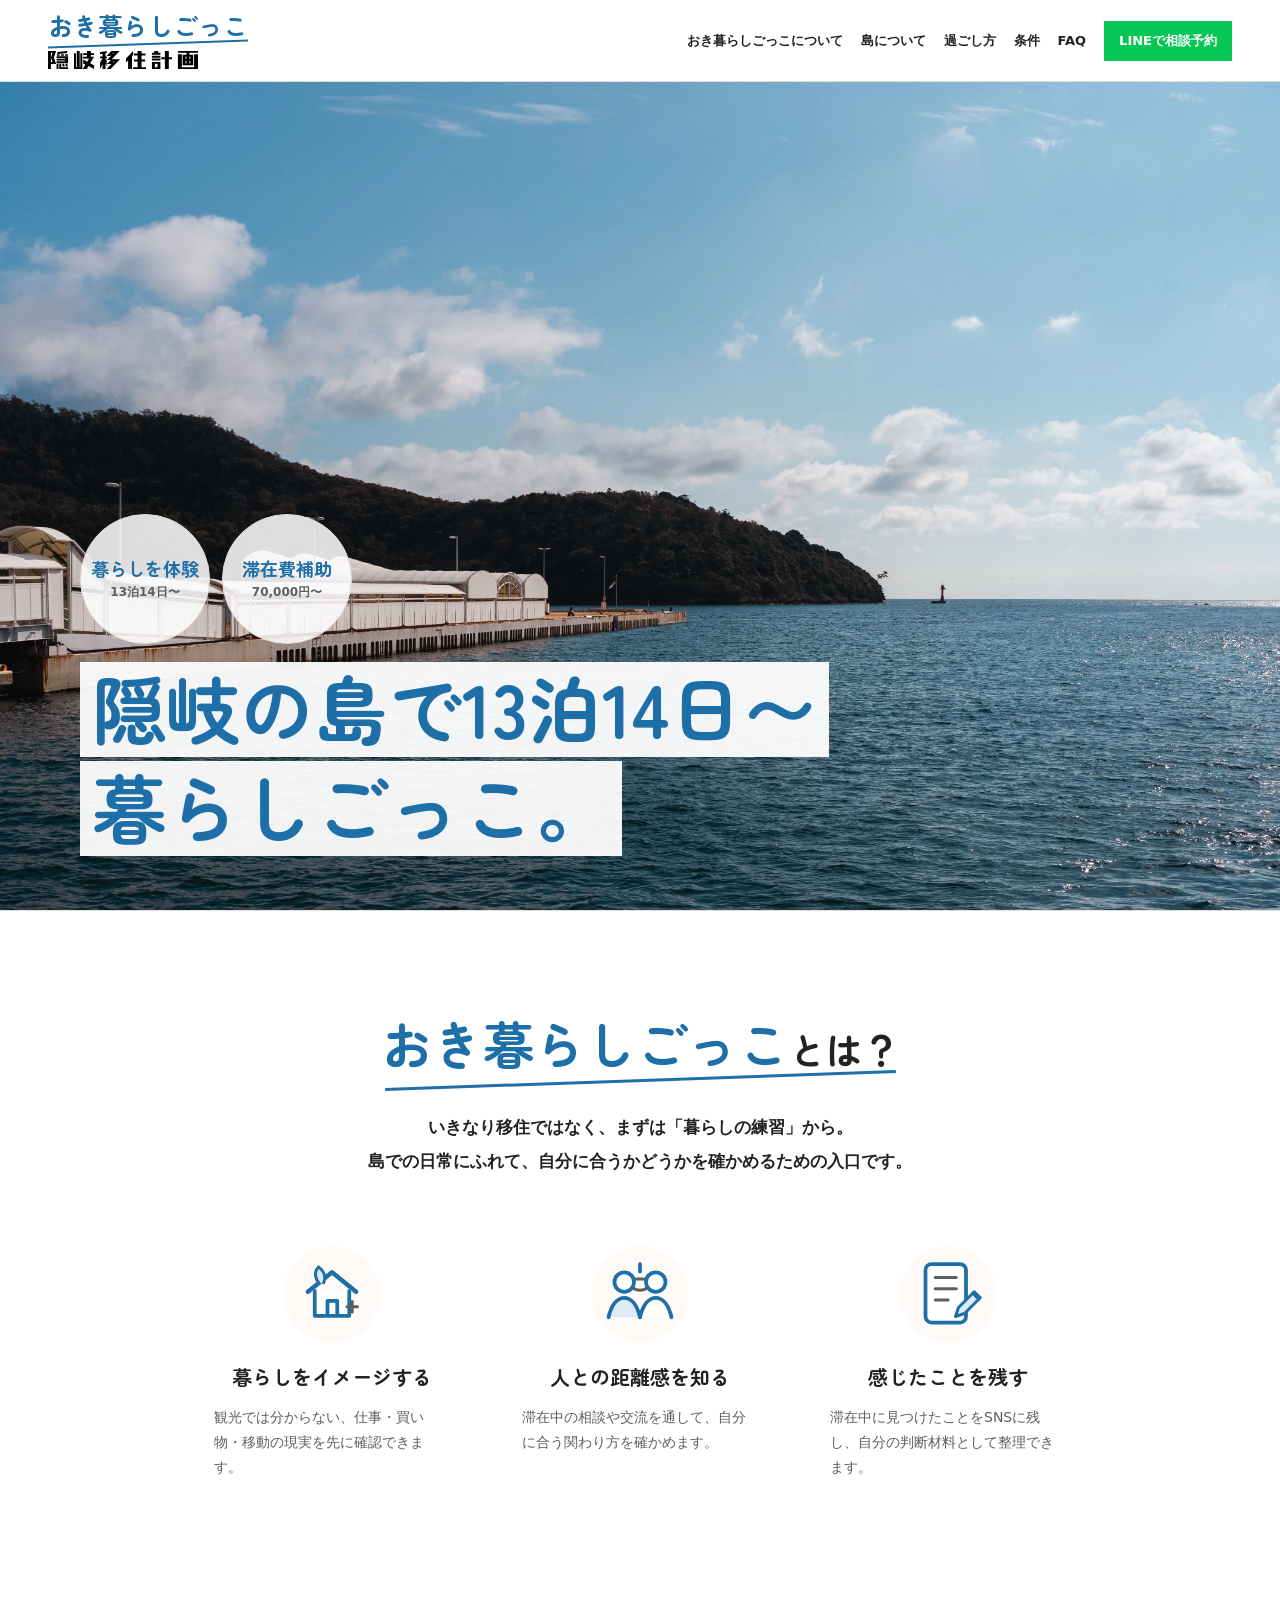
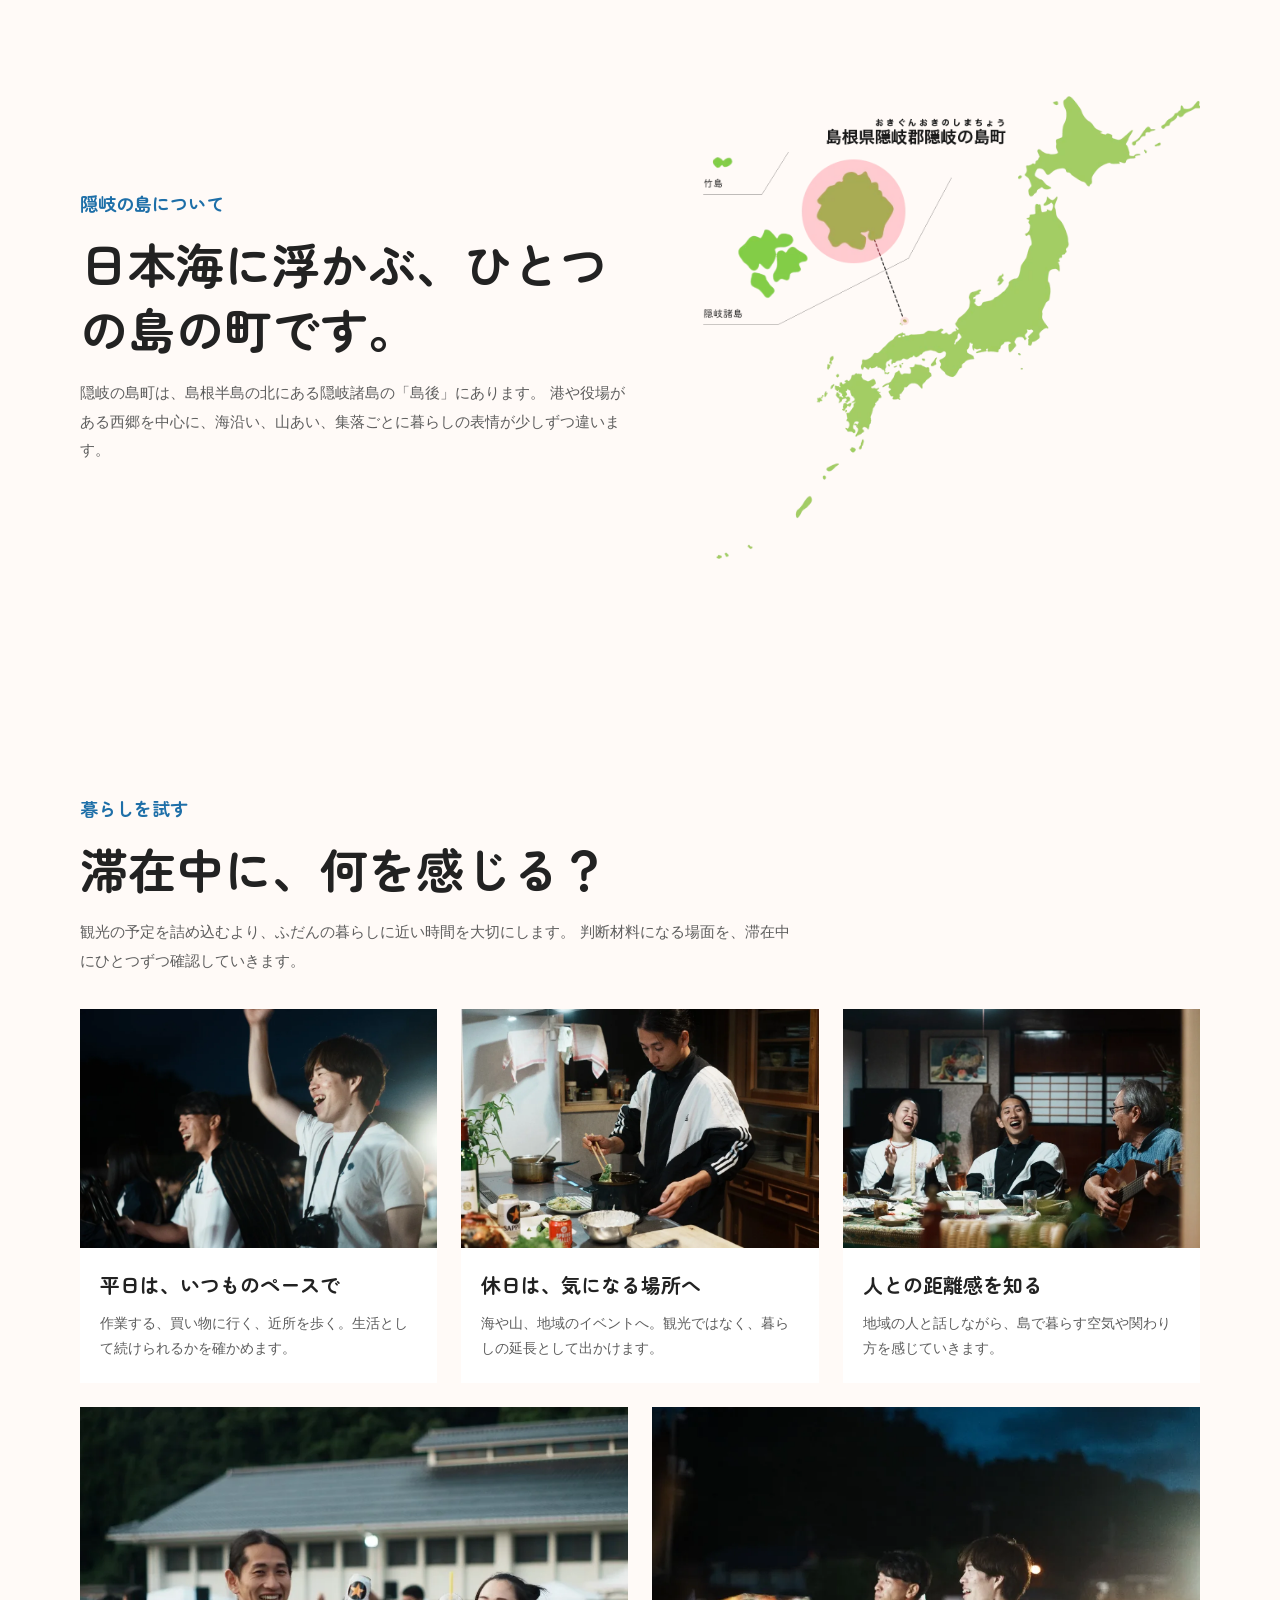
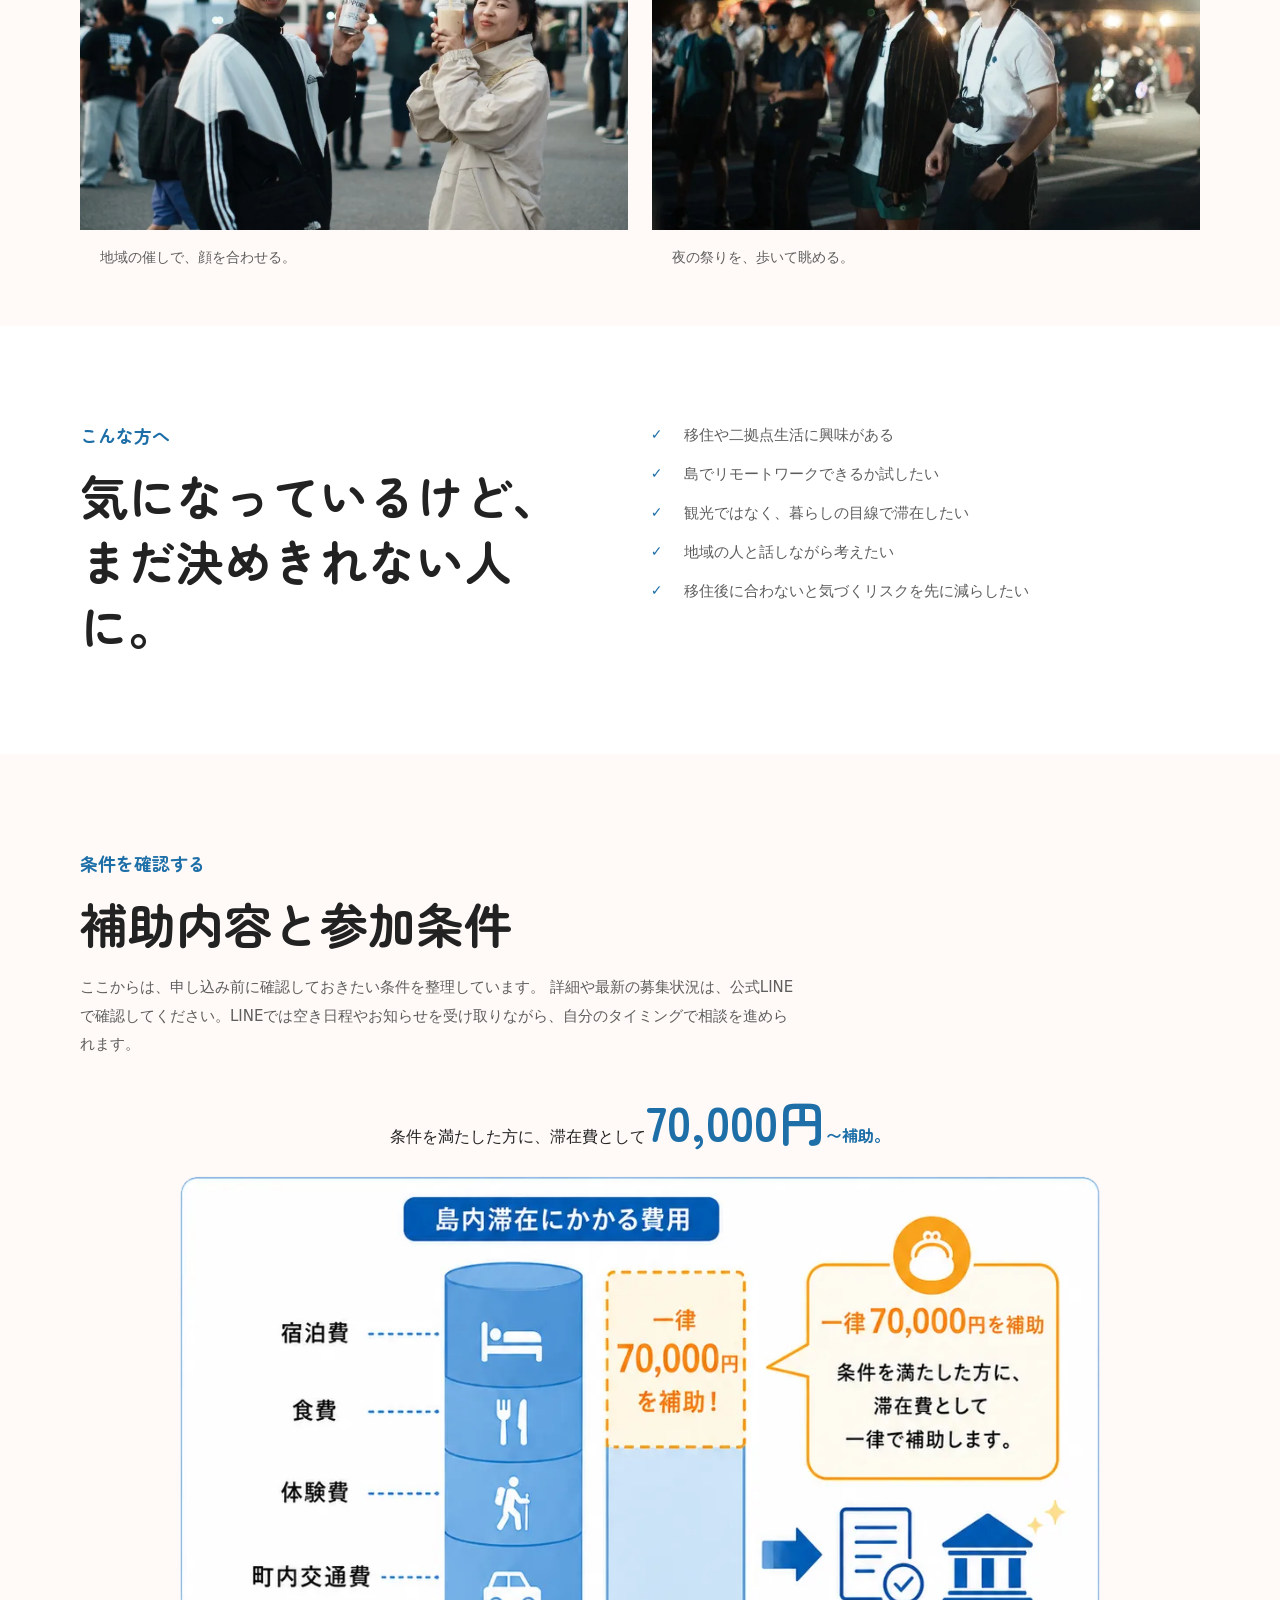
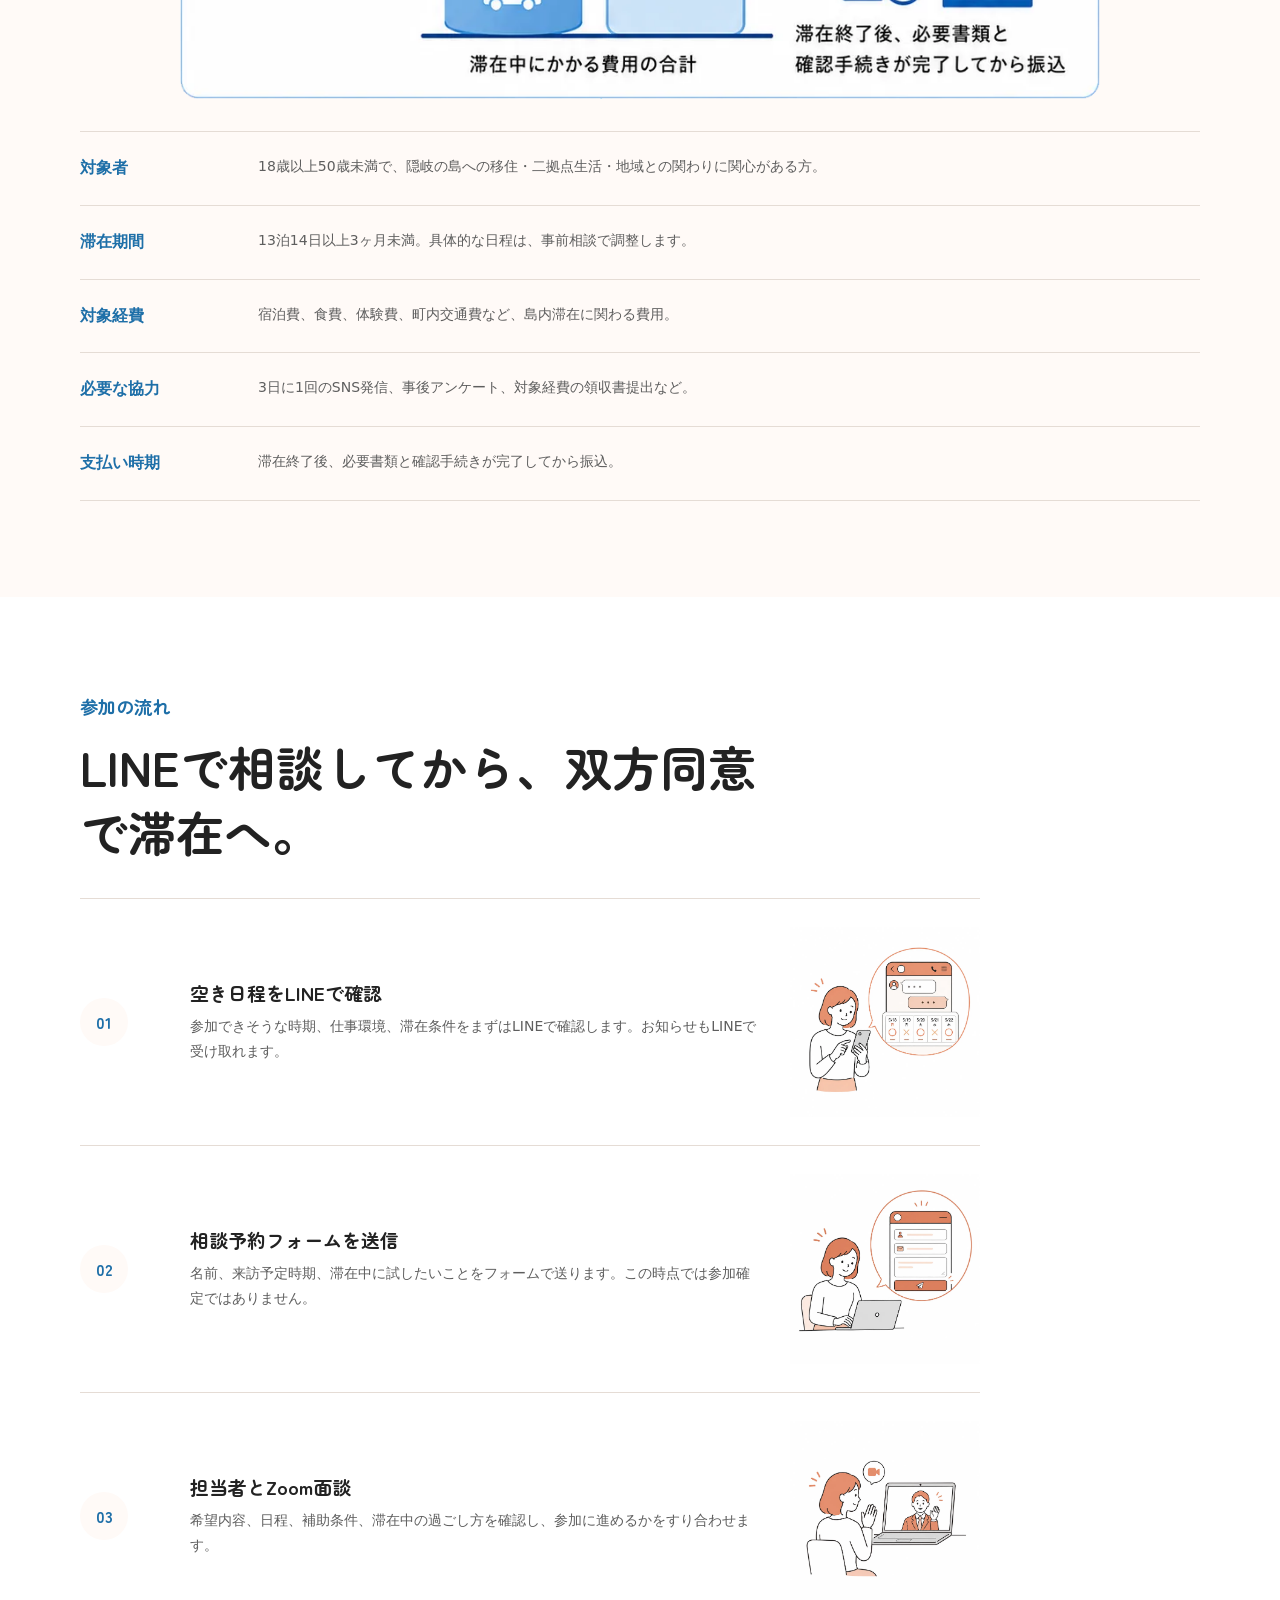
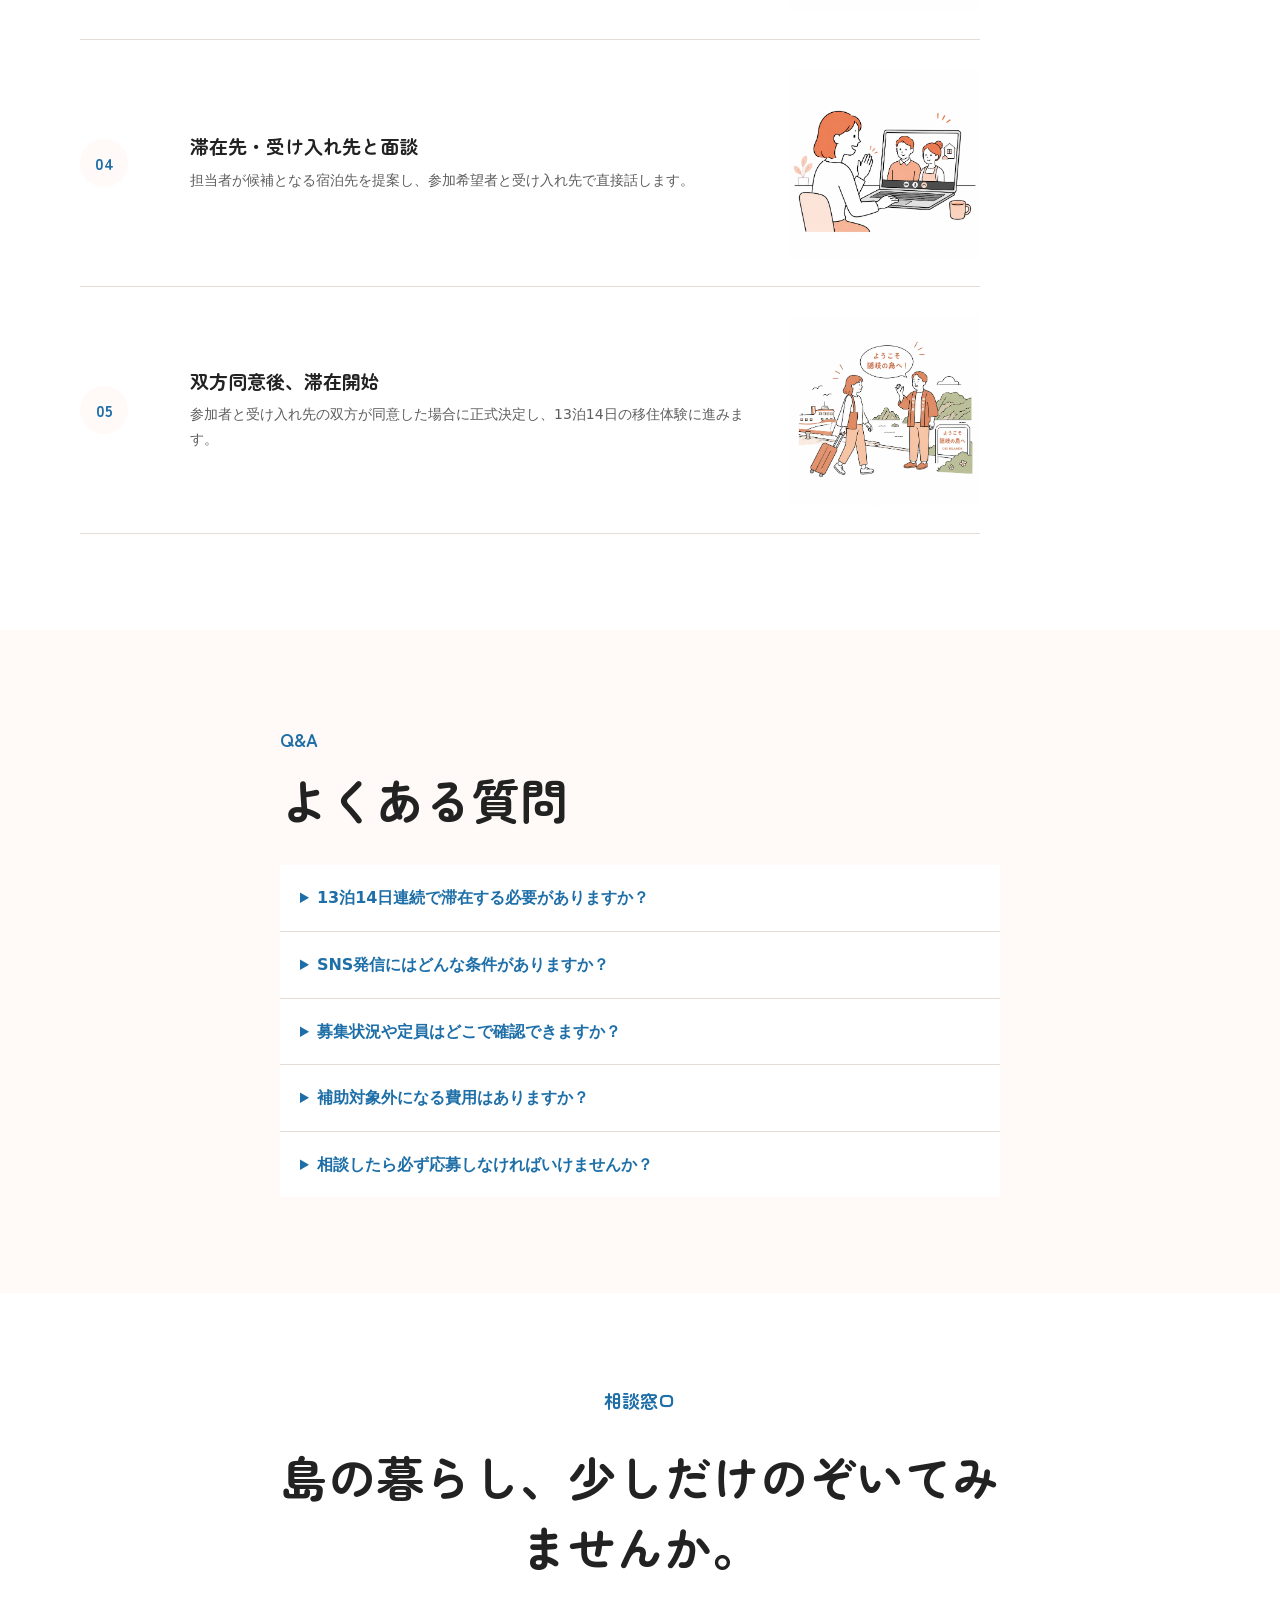
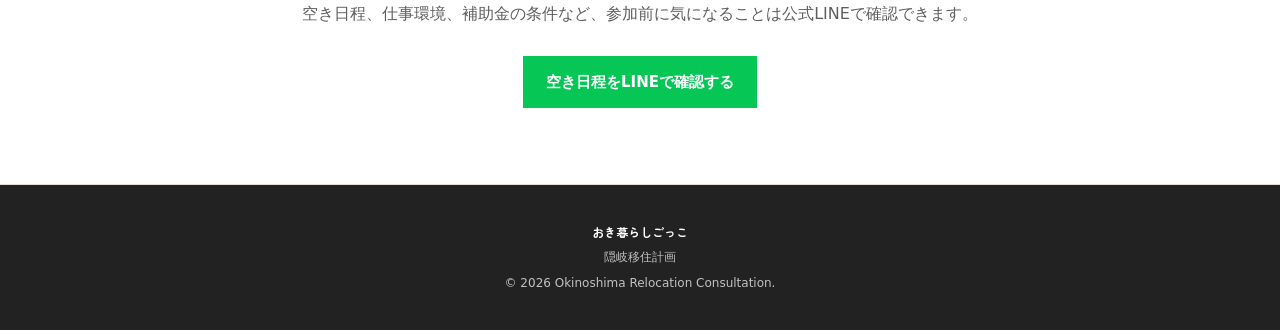
<file: index.html>
<!DOCTYPE html>
<html lang="ja">
  <head>
    <meta charset="UTF-8" />
    <meta name="viewport" content="width=device-width, initial-scale=1.0" />
    <!-- Google Analytics (gtag.js) — 隠岐移住計画と同じプロパティ。コンテンツグループでこのサイトだけ絞り込める -->
    <script async src="https://www.googletagmanager.com/gtag/js?id=G-LYN6HDWBFW"></script>
    <script>
      window.dataLayer = window.dataLayer || [];
      function gtag(){dataLayer.push(arguments);}
      gtag("js", new Date());
      gtag("set", "content_group", "おき暮らしごっこ");
      gtag("config", "G-LYN6HDWBFW", {
        content_group: "おき暮らしごっこ",
        cookie_prefix: "okigurashi"
      });
    </script>
    <meta
      name="description"
      content="隠岐の島で13泊14日の暮らしを試せる18歳以上50歳未満向けのお試し滞在プログラム。条件を満たす方に滞在費70,000円を補助。空き日程は公式LINEで確認できます。"
    />
    <meta name="robots" content="index,follow" />
    <meta name="theme-color" content="#1E6FA8" />
    <meta name="format-detection" content="telephone=no" />
    <title>隠岐の島で13泊14日のお試し滞在｜おき暮らしごっこ</title>
    <link rel="canonical" href="https://oki-ijukeikaku.net/ijutaiken/" />
    <meta property="og:title" content="隠岐の島で13泊14日のお試し滞在｜おき暮らしごっこ" />
    <meta
      property="og:description"
      content="18歳以上50歳未満向け。移住前に仕事環境・買い物・移動・人との距離感を試せる滞在プログラムです。条件を満たす方に滞在費70,000円を補助します。"
    />
    <meta property="og:type" content="website" />
    <meta property="og:url" content="./" />
    <meta property="og:site_name" content="おき暮らしごっこ" />
    <meta property="og:locale" content="ja_JP" />
    <meta property="og:image" content="images/ogp.webp" />
    <meta property="og:image:width" content="1200" />
    <meta property="og:image:height" content="630" />
    <meta property="og:image:alt" content="隠岐の島で暮らしを試す、おき暮らしごっこの参加者イメージ" />
    <meta name="twitter:card" content="summary_large_image" />
    <meta name="twitter:title" content="隠岐の島で13泊14日のお試し滞在｜おき暮らしごっこ" />
    <meta
      name="twitter:description"
      content="仕事環境・買い物・移動・人との距離感を、移住前に確かめるためのお試し滞在プログラムです。"
    />
    <meta name="twitter:image" content="images/ogp.webp" />
    <script type="application/ld+json">
      {
        "@context": "https://schema.org",
        "@type": "Service",
        "name": "おき暮らしごっこ",
        "description": "隠岐の島で13泊14日の暮らしを試せる移住体験プログラムです。仕事環境、買い物、移動、人との距離感を移住前に確認できます。",
        "provider": {
          "@type": "Organization",
          "name": "隠岐の島町"
        },
        "areaServed": {
          "@type": "AdministrativeArea",
          "name": "島根県隠岐郡隠岐の島町"
        },
        "audience": {
          "@type": "Audience",
          "audienceType": "移住・二拠点生活・地域との関わりに関心がある18歳以上50歳未満の方"
        },
        "offers": {
          "@type": "Offer",
          "description": "条件を満たした方に、滞在費として70,000円を補助します。"
        }
      }
    </script>
    <link rel="stylesheet" href="style.css" />
  </head>
  <body>
    <header class="site-header" aria-label="サイトヘッダー">
      <a class="site-logo" href="#top" aria-label="おき暮らしごっこ トップへ">
        <span class="site-logo__main">おき暮らしごっこ</span>
        <img class="site-logo__sub" src="images/logo.svg" alt="隠岐の島移住相談" />
      </a>
      <nav class="site-nav" aria-label="主要ナビゲーション">
        <a href="#about">おき暮らしごっこについて</a>
        <a href="#island">島について</a>
        <a href="#stay">過ごし方</a>
        <!-- <a href="#hosts">受け入れ先</a> -->
        <a href="#conditions">条件</a>
        <a href="#faq">FAQ</a>
      </nav>
      <a class="header-cta" href="https://lin.ee/7vChX4L">LINEで相談予約</a>
    </header>

    <main id="top">
      <section class="hero" aria-labelledby="hero-title">
        <div class="hero__media" aria-hidden="true">
          <img src="images/hero-sea.webp" alt="" />
          </div>
          <div class="container hero__inner">
            <div class="hero__copy">
              <ul class="hero__badges" aria-label="プログラムの主な条件">
                <li><strong>暮らしを体験</strong><span>13泊14日〜</span></li>
                <li><strong>滞在費補助</strong><span>70,000円〜</span></li>
              </ul>
              <h1 id="hero-title">
                <span>隠岐の島で13泊14日〜</span>
                <span>暮らしごっこ。</span>
              </h1>
              <!-- <p class="hero__lead">
                移住後に後悔しないために、仕事環境・買い物・移動・人との距離感を先に確かめるお試し滞在です。
              </p> -->
              <!-- <p class="hero__note">LINEでは空き日程や募集状況のお知らせも受け取れます。追加時点で参加確定にはなりません。</p> -->
            </div>
        </div>
      </section>

      <section id="about" class="intro section">
        <div class="container intro__inner">
          <p class="brand-word"><span>おき暮らしごっこ</span><small>とは？</small></p>
          <p class="intro__text">
            <span>いきなり移住ではなく、まずは「暮らしの練習」から。</span>
            <span>島での日常にふれて、自分に合うかどうかを確かめるための入口です。</span>
          </p>
          <div class="features" aria-label="プログラムの特徴">
            <article class="feature">
              <span class="feature__icon" aria-hidden="true">
                <img src="images/icon-life.svg" alt="" />
              </span>
              <h2>暮らしをイメージする</h2>
              <p>観光では分からない、仕事・買い物・移動の現実を先に確認できます。</p>
            </article>
            <article class="feature">
              <span class="feature__icon" aria-hidden="true">
                <img src="images/icon-people.svg" alt="" />
              </span>
              <h2>人との距離感を知る</h2>
              <p>滞在中の相談や交流を通して、自分に合う関わり方を確かめます。</p>
            </article>
            <article class="feature">
              <span class="feature__icon" aria-hidden="true">
                <img src="images/icon-note.svg" alt="" />
              </span>
              <h2>感じたことを残す</h2>
              <p>滞在中に見つけたことをSNSに残し、自分の判断材料として整理できます。</p>
            </article>
          </div>
        </div>
      </section>

      <section id="island" class="section section--soft">
        <div class="container island-layout">
          <div class="island-copy">
            <p class="section-label">隠岐の島について</p>
            <h2 class="section-title">日本海に浮かぶ、ひとつの島の町です。</h2>
            <p class="section-lead">
              隠岐の島町は、島根半島の北にある隠岐諸島の「島後」にあります。
              港や役場がある西郷を中心に、海沿い、山あい、集落ごとに暮らしの表情が少しずつ違います。
            </p>
          </div>

          <div class="map-panel">
            <img
              src="images/okinoshima-location.webp"
              alt="日本地図上で島根県隠岐郡隠岐の島町の位置を拡大して示した地図"
              width="604"
              height="562"
              loading="lazy"
            />
          </div>
        </div>

        <!-- <div class="container">
          <dl class="area-list" aria-label="隠岐の島の地域紹介">
            <div>
              <dt>西郷</dt>
              <dd>港や役場、買い物先が集まる中心部。到着後の動き方をつかみやすいエリアです。</dd>
            </div>
            <div>
              <dt>布施</dt>
              <dd>東側の海や集落に近いエリア。自然との距離が近く、静かな時間を感じられます。</dd>
            </div>
            <div>
              <dt>五箇</dt>
              <dd>島の北西側に広がるエリア。海、山、文化が近く、島らしい風景に出会えます。</dd>
            </div>
            <div>
              <dt>都万</dt>
              <dd>西側の海沿いに暮らしが広がるエリア。日常の移動や海辺の時間を体験できます。</dd>
            </div>
            <div>
              <dt>中村</dt>
              <dd>北側の集落エリア。西郷から少し足をのばして、別の暮らしの表情を知る場所です。</dd>
            </div>
          </dl>
        </div> -->
      </section>

      <section id="stay" class="section section--soft">
        <div class="container">
          <div class="section-heading">
            <p class="section-label">暮らしを試す</p>
            <h2 class="section-title">滞在中に、何を感じる？</h2>
            <p class="section-lead">
              観光の予定を詰め込むより、ふだんの暮らしに近い時間を大切にします。
              判断材料になる場面を、滞在中にひとつずつ確認していきます。
            </p>
          </div>

          <div class="life-grid">
            <article class="life-card">
              <div class="photo-slot">
                <img src="images/life-weekday.webp" alt="夜の祭りの会場で、笑いながら腕を上げている人たち" loading="lazy" decoding="async">
              </div>
              <h3>平日は、いつものペースで</h3>
              <p>作業する、買い物に行く、近所を歩く。生活として続けられるかを確かめます。</p>
            </article>
            <article class="life-card">
              <div class="photo-slot">
                <img src="images/life-holiday.webp" alt="台所で鍋を使って料理をしている人" loading="lazy" decoding="async">
              </div>
              <h3>休日は、気になる場所へ</h3>
              <p>海や山、地域のイベントへ。観光ではなく、暮らしの延長として出かけます。</p>
            </article>
            <article class="life-card">
              <div class="photo-slot">
                <img src="images/life-people.webp" alt="食卓を囲み、ギターに合わせて笑い合っている人たち" loading="lazy" decoding="async">
              </div>
              <h3>人との距離感を知る</h3>
              <p>地域の人と話しながら、島で暮らす空気や関わり方を感じていきます。</p>
            </article>
          </div>

          <div class="life-extra">
            <figure>
              <img src="images/life-gathering.webp" alt="地域の催しで、飲み物を手に笑っている人たち" loading="lazy" decoding="async">
              <figcaption>地域の催しで、顔を合わせる。</figcaption>
            </figure>
            <figure>
              <img src="images/life-festival.webp" alt="夜の祭りを歩きながら笑い合っている人たち" loading="lazy" decoding="async">
              <figcaption>夜の祭りを、歩いて眺める。</figcaption>
            </figure>
          </div>
        </div>
      </section>

      <section class="section">
        <div class="container split">
          <div>
            <p class="section-label">こんな方へ</p>
            <h2 class="section-title">気になっているけど、まだ決めきれない人に。</h2>
          </div>
          <ul class="check-list">
            <li>移住や二拠点生活に興味がある</li>
            <li>島でリモートワークできるか試したい</li>
            <li>観光ではなく、暮らしの目線で滞在したい</li>
            <li>地域の人と話しながら考えたい</li>
            <li>移住後に合わないと気づくリスクを先に減らしたい</li>
          </ul>
        </div>
      </section>

      <!-- <section id="hosts" class="section section--soft">
        <div class="container">
          <div class="section-heading">
            <p class="section-label">受け入れ先</p>
            <h2 class="section-title">島での滞在を支えてくれる場所</h2>
            <p class="section-lead">
              滞在先や地域との接点は、参加前の相談で調整します。まずは、受け入れ先の候補を見ながら滞在のイメージをふくらませてください。
            </p>
          </div>

          <ul class="host-list" aria-label="移住受け入れ先一覧">
            <li>
              <figure class="host-card__photo">
                <img src="images/host1.webp" alt="くすぶるハウスの外観" />
              </figure>
              <div class="host-card__body">
                <div class="host-card__head">
                  <span>01</span>
                  <strong>くすぶるハウス</strong>
                </div>
                <p>肩の力を抜いて、まずは島での普段の時間を過ごしてみてください。</p>
              </div>
            </li>
            <li>
              <figure class="host-card__photo">
                <span>宿の写真</span>
              </figure>
              <div class="host-card__body">
                <div class="host-card__head">
                  <span>02</span>
                  <strong>ゲストハウス碧</strong>
                </div>
                <p>海の近くで、仕事の合間に外へ出るような暮らしを試してもらえたら。</p>
              </div>
            </li>
            <li>
              <figure class="host-card__photo">
                <span>宿の写真</span>
              </figure>
              <div class="host-card__body">
                <div class="host-card__head">
                  <span>03</span>
                  <strong>齋藤さんエアビ</strong>
                </div>
                <p>分からないことはその場で聞きながら、生活目線で島を見てください。</p>
              </div>
            </li>
            <li>
              <figure class="host-card__photo">
                <span>宿の写真</span>
              </figure>
              <div class="host-card__body">
                <div class="host-card__head">
                  <span>04</span>
                  <strong>油井民泊</strong>
                </div>
                <p>静かな集落で、買い物や移動の感覚も含めて確かめてみてください。</p>
              </div>
            </li>
            <li>
              <figure class="host-card__photo">
                <span>宿の写真</span>
              </figure>
              <div class="host-card__body">
                <div class="host-card__head">
                  <span>05</span>
                  <strong>きーちゃん</strong>
                </div>
                <p>島の人と話しながら、自分に合う距離感を見つけてもらえたら嬉しいです。</p>
              </div>
            </li>
          </ul>
           <div class="host-note">
            <p>※滞在先候補は順次追加していく予定です</p>
        </div>
      </section> -->

      <section id="conditions" class="section section--soft">
        <div class="container">
          <div class="section-heading">
            <p class="section-label">条件を確認する</p>
            <h2 class="section-title">補助内容と参加条件</h2>
            <p class="section-lead">
              ここからは、申し込み前に確認しておきたい条件を整理しています。
              詳細や最新の募集状況は、公式LINEで確認してください。LINEでは空き日程やお知らせを受け取りながら、自分のタイミングで相談を進められます。
            </p>
          </div>

          <p class="subsidy-highlight">
            条件を満たした方に、滞在費として<span class="subsidy-highlight__amount">70,000円</span><span class="subsidy-highlight__suffix">〜補助。</span>
          </p>

          <figure class="subsidy-visual">
            <img
              src="images/subsidy-infographic.webp"
              alt="島内滞在にかかる費用（宿泊費・食費・体験費・町内交通費）の内訳と、条件を満たした方への一律70,000円の滞在費補助、滞在終了後の振込手続きの流れ"
              width="1024"
              height="582"
              loading="lazy"
            />
          </figure>

          <div class="condition-layout">
            <dl class="info-list">
              <div>
                <dt>対象者</dt>
                <dd>18歳以上50歳未満で、隠岐の島への移住・二拠点生活・地域との関わりに関心がある方。</dd>
              </div>
              <div>
                <dt>滞在期間</dt>
                <dd>13泊14日以上3ヶ月未満。具体的な日程は、事前相談で調整します。</dd>
              </div>
              <div>
                <dt>対象経費</dt>
                <dd>宿泊費、食費、体験費、町内交通費など、島内滞在に関わる費用。</dd>
              </div>
              <div>
                <dt>必要な協力</dt>
                <dd>3日に1回のSNS発信、事後アンケート、対象経費の領収書提出など。</dd>
              </div>
              <div>
                <dt>支払い時期</dt>
                <dd>滞在終了後、必要書類と確認手続きが完了してから振込。</dd>
              </div>
            </dl>
          </div>
        </div>
      </section>

      <section class="section">
        <div class="container">
          <div class="section-heading">
            <p class="section-label">参加の流れ</p>
            <h2 class="section-title">LINEで相談してから、双方同意で滞在へ。</h2>
          </div>

          <ol class="flow">
            <li>
              <span>01</span>
              <div class="flow__text">
                <h3>空き日程をLINEで確認</h3>
                <p>参加できそうな時期、仕事環境、滞在条件をまずはLINEで確認します。お知らせもLINEで受け取れます。</p>
              </div>
              <figure class="flow__image">
                <img src="images/step2.webp" alt="スマートフォンでLINEの日程を確認しているイラスト" loading="lazy" decoding="async">
              </figure>
            </li>
            <li>
              <span>02</span>
              <div class="flow__text">
                <h3>相談予約フォームを送信</h3>
                <p>名前、来訪予定時期、滞在中に試したいことをフォームで送ります。この時点では参加確定ではありません。</p>
              </div>
              <figure class="flow__image">
                <img src="images/step1.webp" alt="相談予約フォームを入力して送信しているイラスト" loading="lazy" decoding="async">
              </figure>
            </li>
            <li>
              <span>03</span>
              <div class="flow__text">
                <h3>担当者とZoom面談</h3>
                <p>希望内容、日程、補助条件、滞在中の過ごし方を確認し、参加に進めるかをすり合わせます。</p>
              </div>
              <figure class="flow__image">
                <img src="images/step3.webp" alt="担当者とオンライン面談をしているイラスト" loading="lazy" decoding="async">
              </figure>
            </li>
            <li>
              <span>04</span>
              <div class="flow__text">
                <h3>滞在先・受け入れ先と面談</h3>
                <p>担当者が候補となる宿泊先を提案し、参加希望者と受け入れ先で直接話します。</p>
              </div>
              <figure class="flow__image">
                <img src="images/step4.webp" alt="滞在先の受け入れ先とオンラインで面談しているイラスト" loading="lazy" decoding="async">
              </figure>
            </li>
            <li>
              <span>05</span>
              <div class="flow__text">
                <h3>双方同意後、滞在開始</h3>
                <p>参加者と受け入れ先の双方が同意した場合に正式決定し、13泊14日の移住体験に進みます。</p>
              </div>
              <figure class="flow__image">
                <img src="images/step5.webp" alt="隠岐の島に到着して受け入れ先に迎えられているイラスト" loading="lazy" decoding="async">
              </figure>
            </li>
          </ol>
        </div>
      </section>

      <section id="faq" class="section section--soft">
        <div class="container narrow">
          <div class="section-heading">
            <p class="section-label">Q&amp;A</p>
            <h2 class="section-title">よくある質問</h2>
          </div>

          <div class="faq-list">
            <details>
              <summary>13泊14日連続で滞在する必要がありますか？</summary>
              <p>原則として13泊14日の滞在を想定しています。日程や移動の都合は、LINE相談や面談で確認してください。</p>
            </details>
            <details>
              <summary>SNS発信にはどんな条件がありますか？</summary>
              <p>滞在中の体験を、InstagramやXなどで3日に1回以上発信していただく想定です。指定ハッシュタグなどの詳細は参加前に共有します。</p>
            </details>
            <details>
              <summary>募集状況や定員はどこで確認できますか？</summary>
              <p>最新の募集状況、定員、日程調整の可否は公式LINEで確認してください。相談時点で参加が確定するものではありません。</p>
            </details>
            <details>
              <summary>補助対象外になる費用はありますか？</summary>
              <p>対象経費の考え方は事前相談で確認します。領収書がない費用や、島内滞在との関係を確認できない費用は対象外となる場合があります。<br>※例：お酒やタバコなどの嗜好品、滞在中に消費できないもの（釣り竿など）</p>
            </details>
            <details>
              <summary>相談したら必ず応募しなければいけませんか？</summary>
              <p>いいえ。まずは条件や日程を確認するだけでも大丈夫です。参加できるか迷っている段階でご相談ください。</p>
            </details>
          </div>
        </div>
      </section>

      <section class="bottom-cta">
        <div class="container narrow">
          <p class="section-label">相談窓口</p>
          <h2>島の暮らし、少しだけのぞいてみませんか。</h2>
          <p>
            空き日程、仕事環境、補助金の条件など、参加前に気になることは公式LINEで確認できます。
          </p>
          <a class="button button--line" href="https://lin.ee/7vChX4L">空き日程をLINEで確認する</a>
        </div>
      </section>
    </main>

    <footer class="site-footer">
      <p class="site-footer__name">おき暮らしごっこ</p>
      <p>隠岐移住計画</p>
      <p>© 2026 Okinoshima Relocation Consultation.</p>
    </footer>

    <div class="mobile-sticky" aria-label="スマートフォン固定CTA">
      <a class="button button--line" href="https://lin.ee/7vChX4L">空き日程をLINEで確認する</a>
    </div>
    <script>
      (() => {
        const stickyCta = document.querySelector(".mobile-sticky");
        if (!stickyCta) return;

        const toggleStickyCta = () => {
          stickyCta.classList.toggle("is-visible", window.scrollY > 320);
        };

        toggleStickyCta();
        window.addEventListener("scroll", toggleStickyCta, { passive: true });
      })();
    </script>
  </body>
</html>
</file>
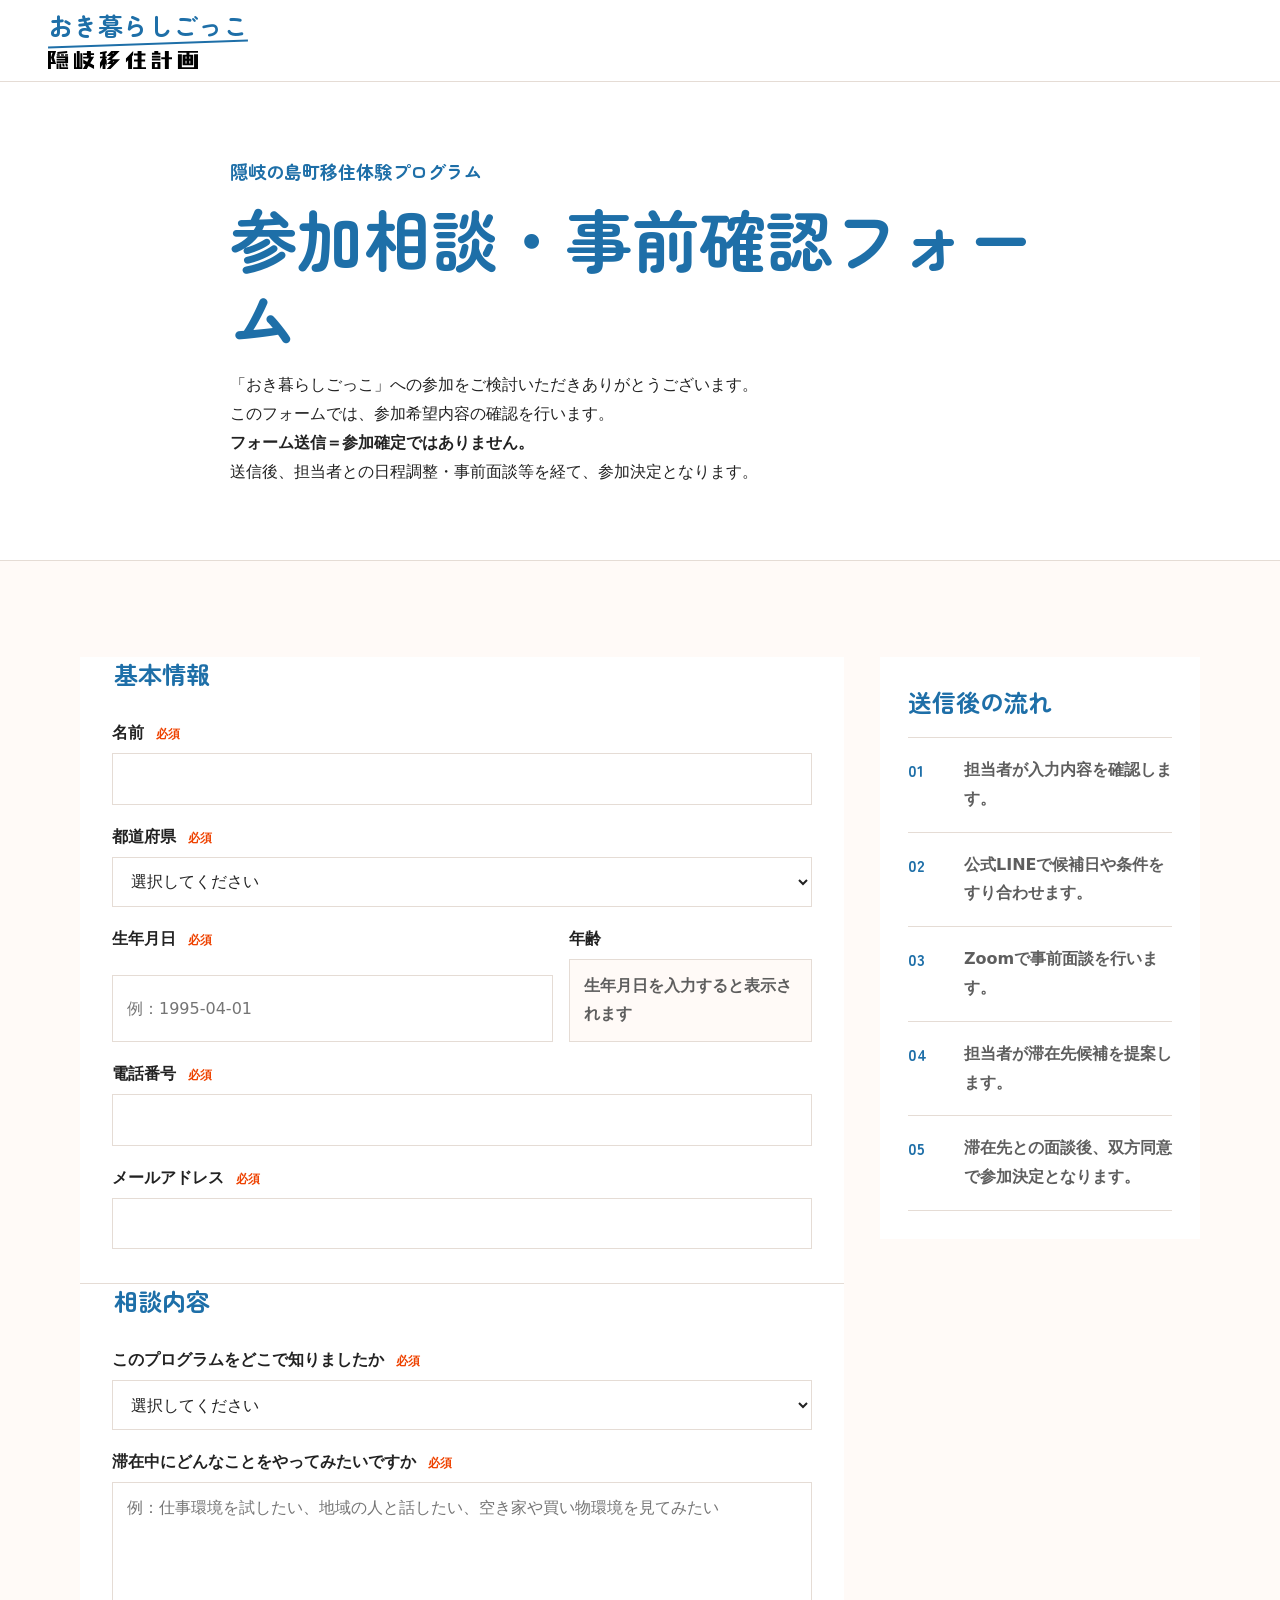
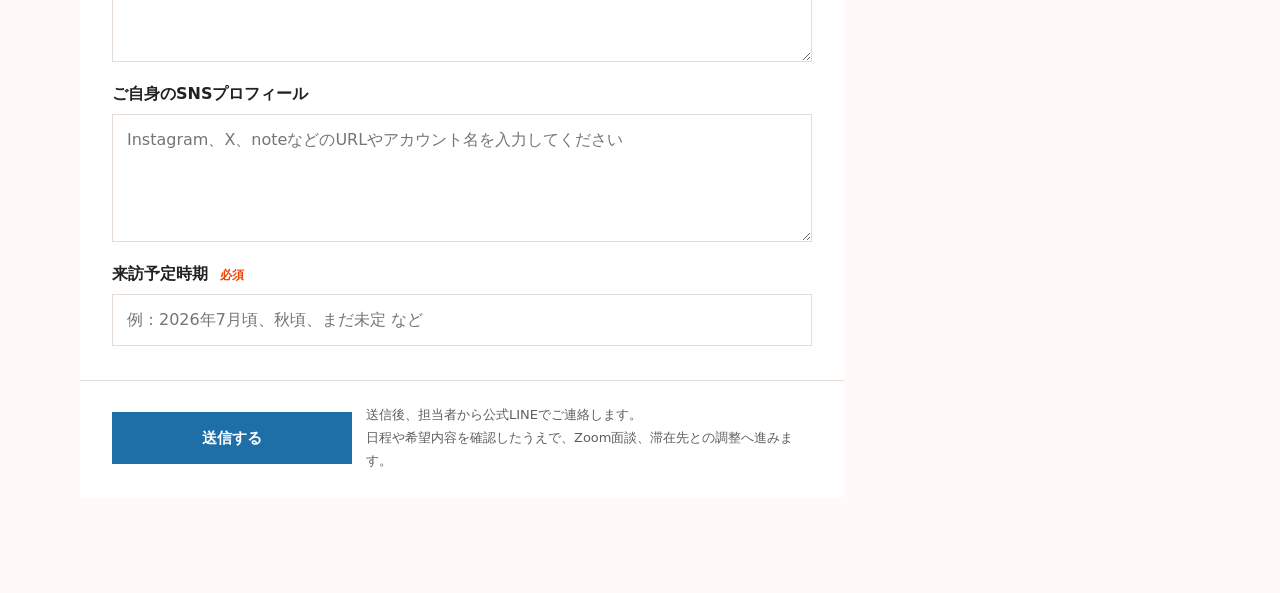
<file: form.html>
<!DOCTYPE html>
<html lang="ja">
  <head>
    <meta charset="UTF-8" />
    <meta name="viewport" content="width=device-width, initial-scale=1.0" />
    <!-- Google Analytics (gtag.js) — 隠岐移住計画と同じプロパティ。コンテンツグループでこのサイトだけ絞り込める -->
    <script async src="https://www.googletagmanager.com/gtag/js?id=G-LYN6HDWBFW"></script>
    <script>
      window.dataLayer = window.dataLayer || [];
      function gtag(){dataLayer.push(arguments);}
      gtag("js", new Date());
      gtag("set", "content_group", "おき暮らしごっこ");
      gtag("config", "G-LYN6HDWBFW", {
        content_group: "おき暮らしごっこ",
        cookie_prefix: "okigurashi"
      });
    </script>
    <meta
      name="description"
      content="おき暮らしごっこの相談予約フォームです。公式LINEで案内された方が、滞在希望時期や相談内容を送信できます。"
    />
    <meta name="robots" content="noindex,follow" />
    <meta name="theme-color" content="#1E6FA8" />
    <meta name="format-detection" content="telephone=no" />
    <title>相談予約フォーム｜おき暮らしごっこ</title>
    <link rel="canonical" href="https://oki-ijukeikaku.net/ijutaiken/" />
    <meta property="og:title" content="相談予約フォーム｜おき暮らしごっこ" />
    <meta
      property="og:description"
      content="公式LINEで案内された方向けの相談予約フォームです。送信後、担当者がLINEで日程調整を行います。"
    />
    <meta property="og:type" content="website" />
    <meta property="og:url" content="form.html" />
    <meta property="og:site_name" content="おき暮らしごっこ" />
    <meta property="og:locale" content="ja_JP" />
    <meta property="og:image" content="images/ogp.webp" />
    <meta property="og:image:width" content="1200" />
    <meta property="og:image:height" content="630" />
    <meta property="og:image:alt" content="隠岐の島で暮らしを試す、おき暮らしごっこの参加者イメージ" />
    <meta name="twitter:card" content="summary_large_image" />
    <meta name="twitter:title" content="相談予約フォーム｜おき暮らしごっこ" />
    <meta
      name="twitter:description"
      content="公式LINEで案内された方向けの相談予約フォームです。送信時点では参加確定ではありません。"
    />
    <meta name="twitter:image" content="images/ogp.webp" />
    <link rel="stylesheet" href="style.css" />
  </head>
  <body class="form-page">
    <header class="site-header" aria-label="フォームヘッダー">
      <a class="site-logo" href="index.html" aria-label="おき暮らしごっこ トップへ">
        <span class="site-logo__main">おき暮らしごっこ</span>
        <img class="site-logo__sub" src="images/logo.svg" alt="隠岐の島移住相談" />
      </a>
    </header>

    <main>
      <section class="form-hero" aria-labelledby="form-title">
        <div class="container form-hero__inner">
          <p class="section-label">隠岐の島町移住体験プログラム</p>
          <h1 id="form-title">参加相談・事前確認フォーム</h1>
          <p>
            「おき暮らしごっこ」への参加をご検討いただきありがとうございます。<br>
            このフォームでは、参加希望内容の確認を行います。
            <br><strong>フォーム送信＝参加確定ではありません。</strong><br>送信後、担当者との日程調整・事前面談等を経て、参加決定となります。
          </p>
          <p id="line-status" hidden style="color:#05a847;font-weight:700;"></p>
        </div>
      </section>

      <section class="section form-section">
        <div class="container form-layout">
          <form
            class="consult-form"
            id="consult-form"
            action="https://formsubmit.co/soudan%40oki-ijukeikaku.net"
            method="post"
            accept-charset="UTF-8"
          >
            <input type="hidden" name="_template" value="table" />
            <input type="hidden" name="_captcha" value="false" />
            <input
              type="hidden"
              name="_subject"
              value="【おき暮らしごっこ】新規参加相談を受け付けました"
            />
            <input
              type="hidden"
              name="_next"
              id="form-next"
              value="https://oki-ijukeikaku.net/ijutaiken/thanks.html"
            />
            <input type="hidden" name="_replyto" id="form-replyto" value="" />
            <input type="hidden" name="_cc" id="form-cc" value="" />
            <input
              type="text"
              name="_honey"
              class="form-honey"
              tabindex="-1"
              autocomplete="off"
            />
            <input
              type="hidden"
              name="_autoresponse"
              value="おき暮らしごっこへの参加相談を受け付けました。

このたびは「おき暮らしごっこ」へ参加相談をお送りいただき、ありがとうございます。

担当者が内容を確認後、ご連絡いたします。

なお、このフォームを送信した時点では参加確定ではありません。
日程や滞在内容等の調整後、双方合意のうえ参加決定となります。

担当者からのご連絡は、原則として公式LINEで行います。まだ友だち追加がお済みでない方は、公式LINEの追加をお願いいたします。

どうぞよろしくお願いいたします。

隠岐移住計画"
            />
            <input type="hidden" name="_url" id="form-url" value="" />
            <input type="hidden" name="受付ステータス" value="新規受付／参加未確定" />
            <input type="hidden" name="LINE連携" id="line-linked" value="未連携" />
            <input type="hidden" name="LINE表示名" id="line-display-name" value="" />
            <input type="hidden" name="LINEユーザーID" id="line-user-id" value="" />
            <input type="hidden" name="同意内容バージョン" value="2026-09-01_v1.0" />
            <fieldset>
              <legend>基本情報</legend>

              <label class="field">
                <span>名前 <strong>必須</strong></span>
                <input type="text" name="氏名" autocomplete="name" required />
              </label>

              <label class="field">
                <span>都道府県 <strong>必須</strong></span>
                <select name="都道府県" autocomplete="address-level1" required>
                  <option value="">選択してください</option>
                  <option value="北海道">北海道</option>
                  <option value="青森県">青森県</option>
                  <option value="岩手県">岩手県</option>
                  <option value="宮城県">宮城県</option>
                  <option value="秋田県">秋田県</option>
                  <option value="山形県">山形県</option>
                  <option value="福島県">福島県</option>
                  <option value="茨城県">茨城県</option>
                  <option value="栃木県">栃木県</option>
                  <option value="群馬県">群馬県</option>
                  <option value="埼玉県">埼玉県</option>
                  <option value="千葉県">千葉県</option>
                  <option value="東京都">東京都</option>
                  <option value="神奈川県">神奈川県</option>
                  <option value="新潟県">新潟県</option>
                  <option value="富山県">富山県</option>
                  <option value="石川県">石川県</option>
                  <option value="福井県">福井県</option>
                  <option value="山梨県">山梨県</option>
                  <option value="長野県">長野県</option>
                  <option value="岐阜県">岐阜県</option>
                  <option value="静岡県">静岡県</option>
                  <option value="愛知県">愛知県</option>
                  <option value="三重県">三重県</option>
                  <option value="滋賀県">滋賀県</option>
                  <option value="京都府">京都府</option>
                  <option value="大阪府">大阪府</option>
                  <option value="兵庫県">兵庫県</option>
                  <option value="奈良県">奈良県</option>
                  <option value="和歌山県">和歌山県</option>
                  <option value="鳥取県">鳥取県</option>
                  <option value="島根県">島根県</option>
                  <option value="岡山県">岡山県</option>
                  <option value="広島県">広島県</option>
                  <option value="山口県">山口県</option>
                  <option value="徳島県">徳島県</option>
                  <option value="香川県">香川県</option>
                  <option value="愛媛県">愛媛県</option>
                  <option value="高知県">高知県</option>
                  <option value="福岡県">福岡県</option>
                  <option value="佐賀県">佐賀県</option>
                  <option value="長崎県">長崎県</option>
                  <option value="熊本県">熊本県</option>
                  <option value="大分県">大分県</option>
                  <option value="宮崎県">宮崎県</option>
                  <option value="鹿児島県">鹿児島県</option>
                  <option value="沖縄県">沖縄県</option>
                </select>
              </label>

              <div class="field-grid">
                <label class="field">
                  <span>生年月日 <strong>必須</strong></span>
                  <input
                    type="text"
                    name="生年月日"
                    id="birthdate"
                    inputmode="numeric"
                    autocomplete="bday"
                    maxlength="10"
                    pattern="[0-9]{4}-[0-9]{2}-[0-9]{2}"
                    placeholder="例：1995-04-01"
                    required
                  />
                </label>
                <div class="field field--output" aria-live="polite">
                  <span>年齢</span>
                  <output id="age-output">生年月日を入力すると表示されます</output>
                  <input type="hidden" name="年齢" id="age-value" />
                </div>
              </div>

              <label class="field">
                <span>電話番号 <strong>必須</strong></span>
                <input type="tel" name="電話番号" autocomplete="tel" inputmode="tel" required />
              </label>

              <label class="field">
                <span>メールアドレス <strong>必須</strong></span>
                <input type="email" name="email" autocomplete="email" inputmode="email" required />
              </label>
            </fieldset>

            <fieldset>
              <legend>相談内容</legend>

              <label class="field">
                <span>このプログラムをどこで知りましたか <strong>必須</strong></span>
                <select name="この企画を知ったきっかけ" required>
                  <option value="">選択してください</option>
                  <option value="公式LINE">公式LINE</option>
                  <option value="知人・友人の紹介">知人・友人の紹介</option>
                  <option value="イベント">イベント</option>
                  <option value="町・移住関連サイト">町・移住関連サイト</option>
                  <option value="その他">その他</option>
                </select>
              </label>

              <label class="field">
                <span>滞在中にどんなことをやってみたいですか <strong>必須</strong></span>
                <textarea
                  name="滞在中にやってみたいこと"
                  rows="6"
                  required
                  placeholder="例：仕事環境を試したい、地域の人と話したい、空き家や買い物環境を見てみたい"
                ></textarea>
              </label>

              <label class="field">
                <span>ご自身のSNSプロフィール</span>
                <textarea
                  name="SNSアカウント"
                  rows="4"
                  placeholder="Instagram、X、noteなどのURLやアカウント名を入力してください"
                ></textarea>
              </label>

              <label class="field">
                <span>来訪予定時期 <strong>必須</strong></span>
                <input
                  type="text"
                  name="希望滞在時期"
                  required
                  placeholder="例：2026年7月頃、秋頃、まだ未定 など"
                />
              </label>
            </fieldset>

<!--             <label class="consent">
              <input type="checkbox" name="個人情報の取扱いへの同意" value="同意する" required />
              <span>入力内容を相談予約と日程調整のために利用することに同意します。</span>
            </label>

            <details class="terms-details">
              <summary>募集要項・参加条件・注意事項を確認する</summary>
              <div class="terms-details__body">
                <section>
                  <h3>募集要項</h3>
                  <ul>
                    <li>隠岐の島町で13泊14日のお試し滞在を行うプログラムです。</li>
                    <li>滞在費として、条件を満たした方に70,000円〜（5,000円/日）を補助します。</li>
                    <li>日程、滞在先、受け入れ先は相談内容を確認したうえで調整します。</li>
                  </ul>
                </section>

                <section>
                  <h3>参加条件</h3>
                  <ul>
                    <li>18歳以上50歳未満で、移住・二拠点生活・地域との関わりに関心がある方。</li>
                    <li>滞在中のSNS発信、事後アンケート、領収書提出に協力できる方。</li>
                    <li>滞在後、必要書類と確認手続きが完了してから補助金をお支払いします。</li>
                  </ul>
                </section>

                <section>
                  <h3>注意事項</h3>
                  <ul>
                    <li>このフォームの送信は相談予約であり、参加確定ではありません。</li>
                    <li>領収書がない費用や、島内滞在との関係を確認できない費用は対象外となる場合があります。</li>
                    <li>最新の募集状況や詳細条件は、公式LINEでの確認をもって案内します。</li>
                  </ul>
                </section>
              </div>
            </details>

            <label class="consent">
              <input type="checkbox" name="募集要項・参加条件・注意事項への同意" value="同意する" required />
              <span>私は、上記の募集要項・参加条件・注意事項をすべて確認し、内容に同意したうえで参加を希望します。</span>
            </label> -->

            <div class="form-actions">
              <button class="button button--accent" type="submit">送信する</button>
              <p class="form-status" id="form-status" role="status" aria-live="polite"></p>
              <p>
                送信後、担当者から公式LINEでご連絡します。<br>日程や希望内容を確認したうえで、Zoom面談、滞在先との調整へ進みます。
              </p>
            </div>
          </form>

          <aside class="form-side" aria-label="送信後の流れ">
            <h2>送信後の流れ</h2>
            <ol>
              <li>
                <span>01</span>
                <p>担当者が入力内容を確認します。</p>
              </li>
              <li>
                <span>02</span>
                <p>公式LINEで候補日や条件をすり合わせます。</p>
              </li>
              <li>
                <span>03</span>
                <p>Zoomで事前面談を行います。</p>
              </li>
              <li>
                <span>04</span>
                <p>担当者が滞在先候補を提案します。</p>
              </li>
              <li>
                <span>05</span>
                <p>滞在先との面談後、双方同意で参加決定となります。</p>
              </li>
            </ol>
          </aside>
        </div>
      </section>
    </main>

    <script>
      const birthdateInput = document.getElementById("birthdate");
      const ageOutput = document.getElementById("age-output");
      const ageValue = document.getElementById("age-value");
      const consultForm = document.getElementById("consult-form");
      const formStatus = document.getElementById("form-status");
      const submitButton = consultForm.querySelector('button[type="submit"]');
      const formUrl = document.getElementById("form-url");
      const formNext = document.getElementById("form-next");
      const formReplyTo = document.getElementById("form-replyto");
      const formCc = document.getElementById("form-cc");
      const emailInput = consultForm.querySelector('input[name="email"]');
      const origin =
        window.location.protocol === "file:"
          ? "http://127.0.0.1:4173/"
          : window.location.href;

      formUrl.value = new URL("form.html", origin).href;
      formNext.value = new URL("thanks.html", origin).href;

      const syncReplyTo = () => {
        const email = emailInput.value.trim();
        formReplyTo.value = email;
        formCc.value = email;
      };

      const resetAge = () => {
        ageOutput.textContent = "生年月日を入力すると表示されます";
        ageValue.value = "";
        birthdateInput.setCustomValidity("");
      };

      const formatBirthdate = (value) => {
        const digits = value.replace(/\D/g, "").slice(0, 8);
        const year = digits.slice(0, 4);
        const month = digits.slice(4, 6);
        const day = digits.slice(6, 8);
        return [year, month, day].filter(Boolean).join("-");
      };

      const updateAge = () => {
        if (!birthdateInput.value) {
          resetAge();
          return;
        }

        const match = birthdateInput.value.match(/^(\d{4})-(\d{2})-(\d{2})$/);
        if (!match) {
          resetAge();
          return;
        }

        const year = Number(match[1]);
        const month = Number(match[2]);
        const day = Number(match[3]);
        const birthday = new Date(year, month - 1, day);
        const isValidDate =
          birthday.getFullYear() === year &&
          birthday.getMonth() === month - 1 &&
          birthday.getDate() === day;

        if (!isValidDate) {
          ageOutput.textContent = "有効な生年月日を入力してください";
          ageValue.value = "";
          birthdateInput.setCustomValidity("有効な生年月日を入力してください。");
          return;
        }

        const today = new Date();
        let age = today.getFullYear() - birthday.getFullYear();
        const monthDiff = today.getMonth() - birthday.getMonth();
        const hasNotHadBirthday =
          monthDiff < 0 || (monthDiff === 0 && today.getDate() < birthday.getDate());

        if (hasNotHadBirthday) {
          age -= 1;
        }

        ageValue.value = String(age);
        if (age < 18 || age >= 50) {
          ageOutput.textContent = `${age}歳（対象年齢は18歳以上50歳未満です）`;
          birthdateInput.setCustomValidity("対象年齢は18歳以上50歳未満です。");
          return;
        }

        ageOutput.textContent = `${age}歳`;
        birthdateInput.setCustomValidity("");
      };

      birthdateInput.addEventListener("input", () => {
        birthdateInput.value = formatBirthdate(birthdateInput.value);
        updateAge();
      });

      const setFormStatus = (message, type = "info") => {
        formStatus.textContent = message;
        formStatus.dataset.type = type;
      };

      emailInput.addEventListener("input", syncReplyTo);
      emailInput.addEventListener("change", syncReplyTo);

      consultForm.addEventListener("submit", async (event) => {
        event.preventDefault();
        updateAge();
        syncReplyTo();

        if (!consultForm.checkValidity()) {
          consultForm.reportValidity();
          return;
        }

        submitButton.disabled = true;
        setFormStatus("送信内容を送信しています。", "info");

        // LINE連携の取得が終わっていなければ、最大3秒だけ待ってから送信する
        if (window.__liffCapture) {
          await Promise.race([
            window.__liffCapture,
            new Promise((resolve) => setTimeout(resolve, 3000)),
          ]);
        }

        try {
          const response = await fetch(
            "https://formsubmit.co/ajax/soudan@oki-ijukeikaku.net",
            {
              method: "POST",
              body: new FormData(consultForm),
              headers: { Accept: "application/json" },
            }
          );
          if (!response.ok) throw new Error("send failed");
          // 送信できたら、自前の完了画面へ移動する
          window.location.href = formNext.value;
        } catch (e) {
          // うまくいかなければ、通常の送信方法に切り替える
          setFormStatus("送信方法を切り替えています。", "info");
          consultForm.submit();
        }
      });
    </script>
    <script src="https://static.line-scdn.net/liff/edge/2/sdk.js"></script>
    <script>
      // ===== LINE連携（LIFF）設定：LIFF IDを入れると有効になります =====
      const LIFF_ID = "2012546129-ApVvu8OD";
      window.__liffCapture = (async () => {
        if (!LIFF_ID || typeof liff === "undefined") return;
        try {
          await liff.init({ liffId: LIFF_ID });
          if (!liff.isLoggedIn()) {
            if (new URLSearchParams(location.search).has("from")) {
              liff.login({ redirectUri: location.href });
            }
            return;
          }
          const profile = await liff.getProfile();
          document.getElementById("line-display-name").value = profile.displayName || "";
          document.getElementById("line-user-id").value = profile.userId || "";
          document.getElementById("line-linked").value = "連携済み";
          const lineStatus = document.getElementById("line-status");
          if (lineStatus && profile.displayName) {
            lineStatus.textContent = "LINE連携済み：" + profile.displayName + " さんとして送信されます";
            lineStatus.hidden = false;
          }
        } catch (e) {
          // 連携できなくても、フォーム送信は通常どおりできます
        }
      })();
    </script>
  </body>
</html>
</file>
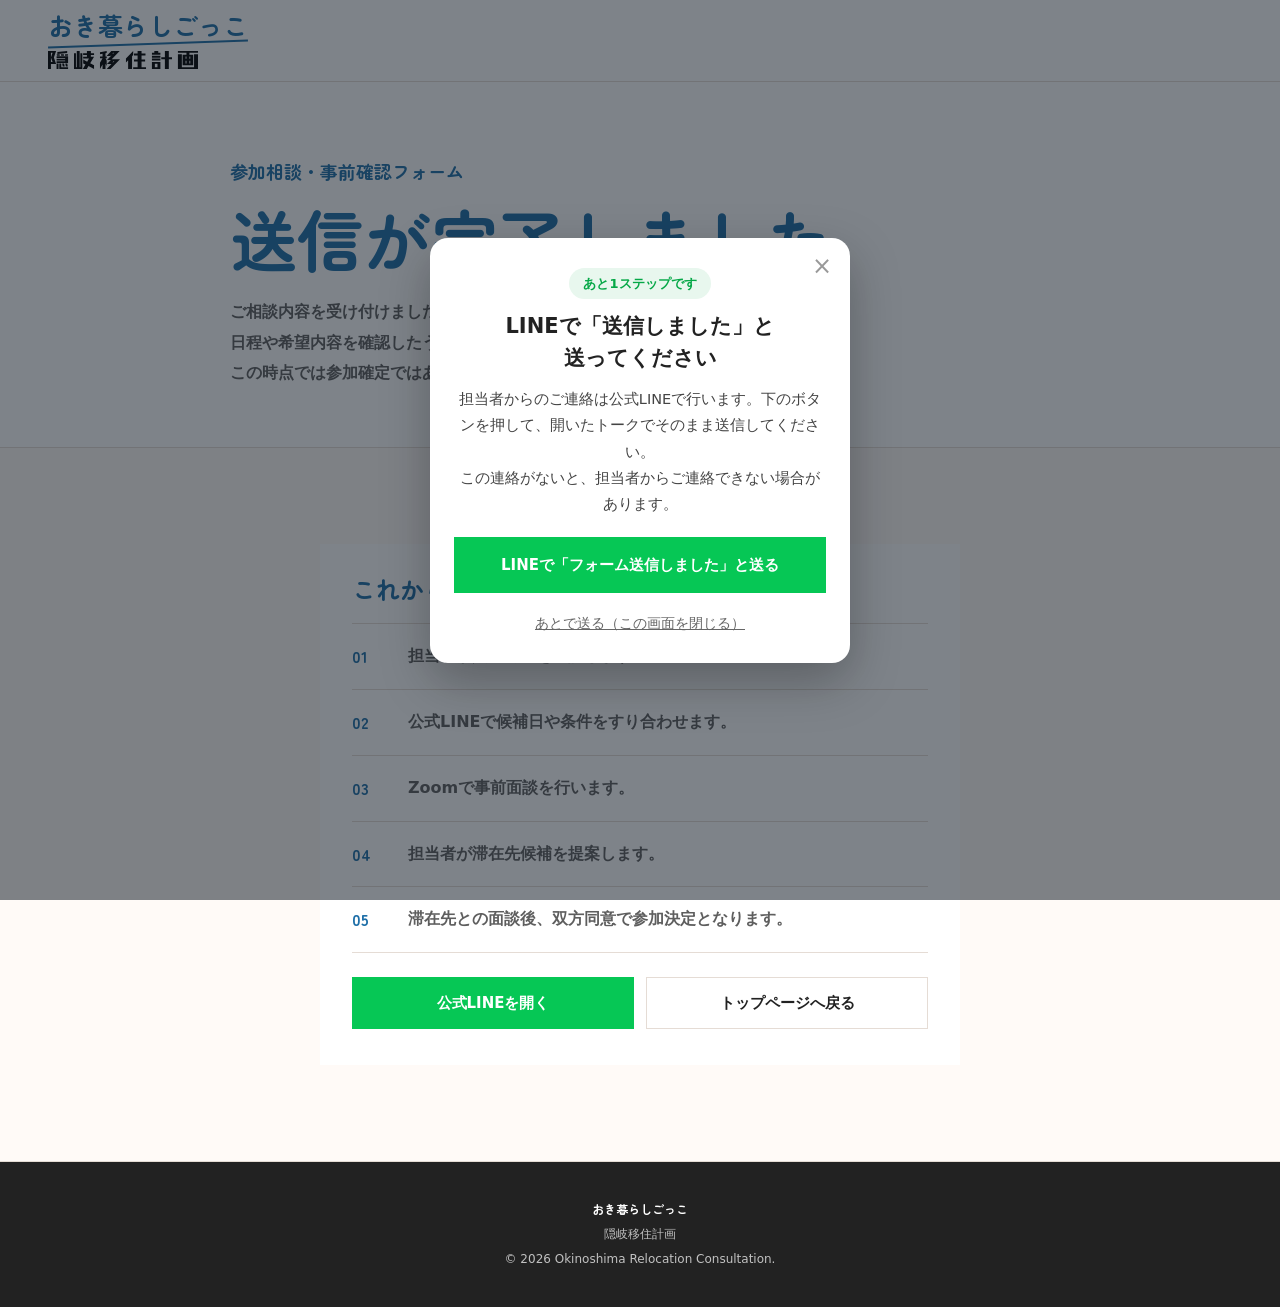
<file: thanks.html>
<!DOCTYPE html>
<html lang="ja">
  <head>
    <meta charset="UTF-8" />
    <meta name="viewport" content="width=device-width, initial-scale=1.0" />
    <!-- Google Analytics (gtag.js) — 隠岐移住計画と同じプロパティ。コンテンツグループでこのサイトだけ絞り込める -->
    <script async src="https://www.googletagmanager.com/gtag/js?id=G-LYN6HDWBFW"></script>
    <script>
      window.dataLayer = window.dataLayer || [];
      function gtag(){dataLayer.push(arguments);}
      gtag("js", new Date());
      gtag("set", "content_group", "おき暮らしごっこ");
      gtag("config", "G-LYN6HDWBFW", {
        content_group: "おき暮らしごっこ",
        cookie_prefix: "okigurashi"
      });
    </script>
    <meta
      name="description"
      content="おき暮らしごっこの相談予約フォームを送信しました。担当者から公式LINEでご連絡します。"
    />
    <meta name="robots" content="noindex,follow" />
    <meta name="theme-color" content="#1E6FA8" />
    <meta name="format-detection" content="telephone=no" />
    <title>送信完了｜おき暮らしごっこ</title>
    <link rel="canonical" href="https://oki-ijukeikaku.net/ijutaiken/" />
    <meta property="og:title" content="送信完了｜おき暮らしごっこ" />
    <meta
      property="og:description"
      content="相談予約フォームの送信が完了しました。担当者から公式LINEでご連絡します。"
    />
    <meta property="og:type" content="website" />
    <meta property="og:url" content="thanks.html" />
    <meta property="og:site_name" content="おき暮らしごっこ" />
    <meta property="og:locale" content="ja_JP" />
    <meta property="og:image" content="images/ogp.webp" />
    <meta property="og:image:width" content="1200" />
    <meta property="og:image:height" content="630" />
    <meta property="og:image:alt" content="隠岐の島で暮らしを試す、おき暮らしごっこの参加者イメージ" />
    <meta name="twitter:card" content="summary_large_image" />
    <meta name="twitter:title" content="送信完了｜おき暮らしごっこ" />
    <meta
      name="twitter:description"
      content="相談予約フォームの送信が完了しました。担当者から公式LINEでご連絡します。"
    />
    <meta name="twitter:image" content="images/ogp.webp" />
    <link rel="stylesheet" href="style.css" />
    <style>
      .lm-overlay{position:fixed;inset:0;z-index:1000;background:rgba(20,30,40,.55);display:flex;align-items:center;justify-content:center;padding:20px;animation:lm-fade .35s ease both}
      .lm-overlay[hidden]{display:none}
      .lm-card{position:relative;background:#fff;border-radius:18px;max-width:420px;width:100%;padding:30px 24px 24px;text-align:center;box-shadow:0 18px 50px rgba(0,0,0,.28);animation:lm-pop .45s cubic-bezier(.2,1.35,.4,1) both}
      .lm-badge{display:inline-block;background:#e8f7ee;color:#05a847;font-weight:700;font-size:13px;border-radius:999px;padding:4px 14px;margin:0 0 12px}
      .lm-card h2{font-size:21px;line-height:1.5;margin:0 0 12px}
      .lm-text{font-size:14.5px;line-height:1.8;color:#444;margin:0 0 20px}
      .lm-send{display:flex;align-items:center;justify-content:center;text-align:center;width:100%;min-height:56px;padding:12px 20px;line-height:1.5;box-sizing:border-box;animation:lm-pulse 1.6s ease-out infinite}
      .lm-later{display:block;margin:16px auto 0;background:none;border:none;color:#666;font-size:13.5px;text-decoration:underline;cursor:pointer;padding:6px}
      .lm-close{position:absolute;top:10px;right:12px;background:none;border:none;font-size:24px;line-height:1;color:#999;cursor:pointer;padding:6px}
      @keyframes lm-fade{from{opacity:0}to{opacity:1}}
      @keyframes lm-pop{from{opacity:0;transform:translateY(18px) scale(.94)}to{opacity:1;transform:translateY(0) scale(1)}}
      @keyframes lm-pulse{0%{box-shadow:0 0 0 0 rgba(6,199,85,.45)}70%{box-shadow:0 0 0 14px rgba(6,199,85,0)}100%{box-shadow:0 0 0 0 rgba(6,199,85,0)}}
    </style>
  </head>
  <body class="form-page thanks-page">
    <header class="site-header" aria-label="フォームヘッダー">
      <a class="site-logo" href="index.html" aria-label="おき暮らしごっこ トップへ">
        <span class="site-logo__main">おき暮らしごっこ</span>
        <img class="site-logo__sub" src="images/logo.svg" alt="隠岐の島移住相談" />
      </a>
    </header>

    <main>
      <section class="form-hero" aria-labelledby="thanks-title">
        <div class="container form-hero__inner">
          <p class="section-label">参加相談・事前確認フォーム</p>
          <h1 id="thanks-title">送信が完了しました</h1>
          <p>
            ご相談内容を受け付けました。担当者から公式LINEでご連絡します。<br>
            日程や希望内容を確認したうえで、Zoom面談、滞在先との調整へ進みます。<br>
            <strong>この時点では参加確定ではありません。</strong>
          </p>
        </div>
      </section>

      <section class="section form-section">
        <div class="container thanks-layout">
          <aside class="form-side" aria-label="送信後の流れ">
            <h2>これからご案内すること</h2>
            <ol>
              <li>
                <span>01</span>
                <p>担当者が入力内容を確認します。</p>
              </li>
              <li>
                <span>02</span>
                <p>公式LINEで候補日や条件をすり合わせます。</p>
              </li>
              <li>
                <span>03</span>
                <p>Zoomで事前面談を行います。</p>
              </li>
              <li>
                <span>04</span>
                <p>担当者が滞在先候補を提案します。</p>
              </li>
              <li>
                <span>05</span>
                <p>滞在先との面談後、双方同意で参加決定となります。</p>
              </li>
            </ol>
            <div class="thanks-actions">
              <a class="button button--line" href="https://lin.ee/7vChX4L">公式LINEを開く</a>
              <a class="button button--plain" href="index.html">トップページへ戻る</a>
            </div>
          </aside>
        </div>
      </section>
    </main>

    <footer class="site-footer">
      <p class="site-footer__name">おき暮らしごっこ</p>
      <p>隠岐移住計画</p>
      <p>© 2026 Okinoshima Relocation Consultation.</p>
    </footer>
    <div class="lm-overlay" id="line-modal" hidden role="dialog" aria-modal="true" aria-labelledby="lm-title">
      <div class="lm-card">
        <button class="lm-close" type="button" data-lm-close aria-label="閉じる">×</button>
        <p class="lm-badge">あと1ステップです</p>
        <h2 id="lm-title">LINEで「送信しました」と<br />送ってください</h2>
        <p class="lm-text">担当者からのご連絡は公式LINEで行います。下のボタンを押して、開いたトークでそのまま送信してください。<br />この連絡がないと、担当者からご連絡できない場合があります。</p>
        <a class="button button--line lm-send" id="line-oa-message" href="https://lin.ee/7vChX4L">LINEで「フォーム送信しました」と送る</a>
        <button class="lm-later" type="button" data-lm-close>あとで送る（この画面を閉じる）</button>
      </div>
    </div>
    <script>
      // ===== LINE連携設定：公式LINEのベーシックID（@を含む）を入れると有効になります =====
      const LINE_OA_BASIC_ID = "@077ttrzz";
      const lmModal = document.getElementById("line-modal");
      if (LINE_OA_BASIC_ID) {
        const text = encodeURIComponent("相談フォームを送信しました（おき暮らしごっこ）");
        document.getElementById("line-oa-message").href =
          "https://line.me/R/oaMessage/" + LINE_OA_BASIC_ID + "/?" + text;
        // 送信完了の少し後に、モーダルでボタンを案内する
        setTimeout(() => { lmModal.hidden = false; }, 700);
      }
      const lmClose = () => { lmModal.hidden = true; };
      lmModal.addEventListener("click", (e) => { if (e.target === lmModal) lmClose(); });
      document.querySelectorAll("[data-lm-close]").forEach((el) => el.addEventListener("click", lmClose));
    </script>
  </body>
</html>
</file>
<file: style.css>
@font-face {
  font-family: "Zen Maru Gothic";
  src: url("fonts/ZenMaruGothic-Regular.ttf") format("truetype");
  font-weight: 400;
  font-style: normal;
  font-display: swap;
}

@font-face {
  font-family: "Zen Maru Gothic";
  src: url("fonts/ZenMaruGothic-Medium.ttf") format("truetype");
  font-weight: 500;
  font-style: normal;
  font-display: swap;
}

@font-face {
  font-family: "Zen Maru Gothic";
  src: url("fonts/ZenMaruGothic-Bold.ttf") format("truetype");
  font-weight: 700;
  font-style: normal;
  font-display: swap;
}

:root {
  --color-text: #222222;
  --color-muted: #5e5e5e;
  --color-border: #e5dcd5;
  --color-bg: #fffaf7;
  --color-surface: #ffffff;
  --color-accent: #1e6fa8;
  --color-accent-dark: #155c8e;
  --color-line: #06c755;
  --color-line-dark: #05a847;
  --font-base: system-ui, -apple-system, BlinkMacSystemFont, "Hiragino Sans", "Yu Gothic", sans-serif;
  --font-hand: "Zen Maru Gothic", system-ui, sans-serif;
  --container: 1120px;
  --measure: 720px;
}

* {
  box-sizing: border-box;
}

html {
  line-break: auto;
  scroll-behavior: smooth;
}

body {
  margin: 0;
  padding-bottom: 82px;
  background: var(--color-bg);
  color: var(--color-text);
  font-family: var(--font-base);
  font-size: 15px;
  line-height: 1.8;
  letter-spacing: 0;
}

body,
button,
input,
textarea {
  font-family: var(--font-base);
}

a {
  color: inherit;
  text-decoration: none;
}

.container {
  width: min(100% - 40px, var(--container));
  margin-inline: auto;
}

.narrow {
  max-width: var(--measure);
}

.site-header {
  position: sticky;
  top: 0;
  z-index: 20;
  display: flex;
  align-items: center;
  justify-content: space-between;
  gap: 18px;
  min-height: 64px;
  padding: 12px 20px;
  background: var(--color-surface);
  border-bottom: 1px solid var(--color-border);
}

.site-logo {
  display: inline-grid;
  gap: 7px;
  min-width: 0;
}

.site-logo__main {
  position: relative;
  width: fit-content;
  color: var(--color-accent);
  font-family: var(--font-hand);
  font-size: 21px;
  font-weight: 700;
  line-height: 1.1;
}

.site-logo__main::after {
  content: "";
  position: absolute;
  left: 0;
  right: 0;
  bottom: -5px;
  height: 2px;
  background: var(--color-accent);
  transform: rotate(-2deg);
}

.site-logo__sub {
  display: block;
  width: 160px;
  height: auto;
  margin-top: 4px;
  width: 50%;
}

.site-nav {
  display: none;
}

.header-cta {
  display: inline-flex;
  align-items: center;
  justify-content: center;
  min-height: 40px;
  padding: 0 14px;
  border: 1px solid var(--color-line);
  background: var(--color-line);
  color: #fff;
  font-size: 13px;
  font-weight: 800;
  white-space: nowrap;
}

.hero {
  position: relative;
  overflow: hidden;
  background: var(--color-surface);
  border-bottom: 1px solid var(--color-border);
}

.hero__inner {
  position: relative;
  z-index: 1;
  display: grid;
  align-items: end;
  min-height: calc(100svh - 64px);
  padding: 95px 0;
}

.hero__copy {
  display: grid;
  align-content: center;
  justify-items: start;
  min-width: 0;
  width: min(100%, 720px);
  padding: 0;
  color: var(--color-text);
  text-shadow: none;
}

.hero__media {
  position: absolute;
  inset: 0;
  z-index: 0;
  background: var(--color-surface);
}

.hero__media img {
  display: block;
  width: 100%;
  height: 100%;
  object-fit: cover;
  object-position: 80% center;
}

.eyebrow,
.section-label {
  margin: 0 0 14px;
  color: var(--color-accent);
  font-family: var(--font-hand);
  font-size: 18px;
  font-weight: 700;
  line-height: 1.5;
}

.hero h1 {
  display: grid;
  gap: 4px;
  max-width: 860px;
  margin: 0;
  font-family: var(--font-hand);
  font-size: clamp(2.1rem, 8vw, 4rem);
  font-weight: 700;
  line-height: 1.14;
  letter-spacing: 0;
}

.hero h1 span {
  width: fit-content;
  max-width: 100%;
  padding: 0.02em 0.16em 0.1em;
  background: rgba(255, 255, 255, 0.94);
  color: var(--color-accent);
}

.hero__lead {
  max-width: 640px;
  margin: 18px 0 0;
  padding: 10px 14px;
  background: rgba(255, 255, 255, 0.94);
  color: var(--color-text);
  font-size: 15px;
  font-weight: 700;
  line-height: 1.85;
}

.hero__badges {
  display: flex;
  flex-wrap: wrap;
  gap: 12px;
  margin: 0 0 18px;
  padding: 0;
  list-style: none;
}

.hero__badges li {
  display: grid;
  place-items: center;
  width: 130px;
  aspect-ratio: 1;
  padding: 16px;
  border: 1px solid var(--color-border);
  border-radius: 999px;
  background: rgba(255, 255, 255, 0.86);
  text-shadow: none;
  text-align: center;
  place-content: center;
  gap: 4px;
}

.hero__badges strong {
  color: var(--color-accent);
  font-family: var(--font-hand);
  font-size: 18px;
  line-height: 1.2;
  white-space: nowrap;
}

.hero__badges span {
  color: var(--color-muted);
  font-size: 12px;
  font-weight: 800;
  line-height: 1.35;
}

.hero__actions {
  display: grid;
  gap: 12px;
  max-width: 420px;
  margin-top: 18px;
}

.button {
  display: inline-flex;
  align-items: center;
  justify-content: center;
  min-height: 52px;
  padding: 0 22px;
  border: 1px solid var(--color-border);
  background: var(--color-surface);
  color: var(--color-text);
  font-size: 15px;
  font-weight: 800;
  line-height: 1.2;
  text-align: center;
  text-shadow: none;
}

.button--accent {
  border-color: var(--color-accent);
  background: var(--color-accent);
  color: #fff;
}

.button--accent:hover {
  background: var(--color-accent-dark);
}

.button--line {
  border-color: var(--color-line);
  background: var(--color-line);
  color: #fff;
}

.button--line:hover {
  background: var(--color-line-dark);
}

.button--plain {
  background: var(--color-surface);
}

.hero__actions .button--accent {
  display: inline-flex;
}

.hero__note {
  margin: 14px 0 0;
  width: fit-content;
  max-width: 640px;
  padding: 8px 12px;
  background: rgba(255, 255, 255, 0.9);
  color: var(--color-muted);
  font-size: 13px;
  font-weight: 700;
  line-height: 1.7;
}

.section {
  padding: 68px 0;
  background: var(--color-surface);
}

.section--soft {
  background: var(--color-bg);
}

.intro {
  padding-top: 84px;
}

.intro__inner {
  display: grid;
  justify-items: center;
  text-align: center;
}

.brand-word {
  position: relative;
  width: fit-content;
  max-width: 100%;
  margin: 0;
  color: var(--color-accent);
  font-family: var(--font-hand);
  font-size: clamp(1.75rem, 7.2vw, 3.2rem);
  font-weight: 700;
  line-height: 1.1;
  white-space: nowrap;
}

.brand-word small {
  color: var(--color-text);
  font-size: 0.72em;
}

.brand-word::after {
  content: "";
  position: absolute;
  left: 4px;
  right: 4px;
  bottom: -10px;
  height: 3px;
  background: var(--color-accent);
  transform: rotate(-2deg);
}

.intro__text {
  max-width: 740px;
  margin: 38px 0 0;
  font-size: 17px;
  font-weight: 600;
  line-height: 2;
}

.intro__text span {
  display: inline;
}

.features {
  display: grid;
  gap: 18px;
  width: min(100%, 900px);
  margin-top: 44px;
}

.feature,
.life-card,
.faq-list {
  background: var(--color-surface);
}

.feature {
  padding: 24px;
  background: transparent;
  text-align: left;
}

.feature__icon {
  display: grid;
  place-items: center;
  width: 96px;
  height: 96px;
  margin: 0 auto 20px;
  border: 0;
  border-radius: 999px;
  background: var(--color-bg);
  color: var(--color-accent);
  font-family: var(--font-hand);
  font-size: 14px;
  font-weight: 700;
  line-height: 1.4;
}

.feature__icon img {
  display: block;
  width: 100%;
  height: auto;
}

.feature h2,
.life-card h3,
.flow h3,
.bottom-cta h2 {
  margin: 0;
  font-family: var(--font-hand);
  font-weight: 700;
  line-height: 1.45;
}

.feature h2 {
  font-size: 20px;
  text-align: center;
}

.feature p,
.life-card p,
.flow p,
.section-lead,
.check-list,
dd,
details p,
.bottom-cta p {
  color: var(--color-muted);
}

.feature p {
  margin: 14px 0 0;
  font-size: 14px;
}

.section-heading {
  max-width: var(--measure);
  margin-bottom: 34px;
}

.section-title {
  margin: 0;
  font-family: var(--font-hand);
  font-size: clamp(1.9rem, 6vw, 3rem);
  font-weight: 700;
  line-height: 1.35;
}

.section-lead {
  margin: 18px 0 0;
  font-size: 15px;
  line-height: 1.9;
}

.island-layout {
  display: grid;
  gap: 34px;
  margin-bottom: 34px;
}

.island-copy {
  max-width: var(--measure);
}

.island-note {
  margin: 22px 0 0;
  padding: 16px 18px;
  border: 0;
  background: var(--color-bg);
  color: var(--color-muted);
  font-size: 14px;
  line-height: 1.85;
}

.map-panel {
  overflow: hidden;
  background: transparent;
}

.map-panel img {
  display: block;
  width: 100%;
  height: auto;
}

.area-list {
  display: grid;
  gap: 10px;
  margin: 0;
  border-top: 0;
}

.area-list div {
  display: grid;
  gap: 8px;
  padding: 18px 0;
  border-bottom: 1px solid var(--color-border);
}

.area-list dt {
  font-family: var(--font-hand);
  font-size: 22px;
}

.area-list dd {
  line-height: 1.85;
}

.life-grid {
  display: grid;
  gap: 18px;
}

.life-card {
  display: grid;
}

.photo-slot {
  aspect-ratio: 3 / 2;
  overflow: hidden;
}

.photo-slot img,
.life-extra img {
  display: block;
  width: 100%;
  height: 100%;
  object-fit: cover;
}

.photo-slot img {
  aspect-ratio: 3 / 2;
  object-position: center 38%;
}

.life-extra {
  display: grid;
  gap: 18px;
  margin-top: 18px;
}

.life-extra figure {
  margin: 0;
  background: var(--color-surface);
}

.life-extra img {
  aspect-ratio: 3 / 2;
  object-position: center 42%;
}

.life-extra figcaption {
  padding: 16px 20px 18px;
  color: var(--color-muted);
  font-size: 14px;
  line-height: 1.7;
}

.life-card h3,
.life-card p {
  padding-inline: 20px;
}

.life-card h3 {
  padding-top: 22px;
  font-size: 20px;
}

.life-card p {
  margin: 12px 0 0;
  padding-bottom: 22px;
  font-size: 14px;
}

.split {
  display: grid;
  gap: 30px;
}

.check-list {
  display: grid;
  gap: 12px;
  margin: 0;
  padding: 0;
  list-style: none;
  font-size: 15px;
}

.check-list li {
  display: grid;
  grid-template-columns: 28px 1fr;
  gap: 10px;
  align-items: start;
}

.check-list li::before {
  content: "✓";
  display: grid;
  place-items: center;
  width: 22px;
  height: 22px;
  color: var(--color-accent);
  font-family: var(--font-hand);
  font-size: 14px;
  font-weight: 700;
  line-height: 1;
}

.host-list {
  display: grid;
  gap: 14px;
  margin: 0;
  padding: 0;
  list-style: none;
}

.host-list li {
  display: grid;
  gap: 0;
  overflow: hidden;
  background: var(--color-surface);
}

.host-card__photo {
  position: relative;
  display: grid;
  place-items: center;
  min-height: 220px;
  margin: 0;
  border: 1px solid var(--color-border);
  background: var(--color-bg);
}

.host-card__photo img {
  display: block;
  width: 100%;
  height: 100%;
  min-height: 220px;
  object-fit: cover;
}

.host-card__photo span {
  color: var(--color-muted);
  font-family: var(--font-hand);
  font-size: 20px;
  font-weight: 700;
  line-height: 1.5;
}

.host-card__body {
  display: grid;
  gap: 14px;
  padding: 18px;
}

.host-card__head {
  display: grid;
  grid-template-columns: 46px 1fr;
  gap: 4px;
  align-items: center;
}

.host-card__head span {
  display: grid;
  place-items: center;
  width: 42px;
  height: 42px;
  border: 0;
  border-radius: 999px;
  background: var(--color-bg);
  color: var(--color-accent);
  font-family: var(--font-hand);
  font-weight: 700;
  line-height: 1;
}

.host-list strong {
  font-family: var(--font-hand);
  font-size: 21px;
  line-height: 1.45;
}

.host-list p {
  margin: 0;
  color: var(--color-muted);
  font-size: 14px;
  line-height: 1.8;
}

.subsidy-visual {
  margin: 0 auto 32px;
  max-width: 920px;
}

.subsidy-visual img {
  display: block;
  width: 100%;
  height: auto;
}

.subsidy-highlight {
  margin: 0 auto 24px;
  max-width: var(--measure);
  font-size: 16px;
  line-height: 1.8;
  text-align: center;
}

.subsidy-highlight__amount {
  color: var(--color-accent);
  font-family: var(--font-hand);
  font-size: clamp(2rem, 7vw, 3rem);
  font-weight: 700;
  line-height: 1.2;
}

.subsidy-highlight__suffix {
  color: var(--color-accent);
  font-family: var(--font-hand);
  font-size: 1em;
  font-weight: 700;
  line-height: 1.2;
}

.condition-layout {
  display: grid;
  gap: 20px;
}

.info-list {
  margin: 0;
  border-top: 1px solid var(--color-border);
}

.info-list div {
  display: grid;
  gap: 6px;
  padding: 18px 0;
  border-bottom: 1px solid var(--color-border);
}

dt {
  color: var(--color-accent);
  font-weight: 800;
}

dd {
  margin: 0;
  font-size: 14px;
}

.flow {
  display: grid;
  gap: 0;
  max-width: 900px;
  margin: 0;
  padding: 0;
  border-top: 1px solid var(--color-border);
  list-style: none;
}

.flow li {
  display: grid;
  grid-template-columns: 48px minmax(0, 1fr) 112px;
  align-items: center;
  gap: 14px;
  padding: 22px 0;
  border-bottom: 1px solid var(--color-border);
}

.flow span {
  display: grid;
  place-items: center;
  width: 40px;
  height: 40px;
  border: 0;
  background: var(--color-bg);
  border-radius: 999px;
  color: var(--color-accent);
  font-family: var(--font-hand);
  font-weight: 700;
  line-height: 1;
}

.flow h3 {
  font-size: 19px;
}

.flow p {
  margin: 8px 0 0;
  font-size: 14px;
}

.flow__image {
  width: 112px;
  margin: 0;
}

.flow__image img {
  display: block;
  width: 100%;
  height: auto;
}

.faq-list {
  background: var(--color-surface);
}

details {
  border-top: 1px solid var(--color-border);
}

details:first-child {
  border-top: 0;
}

summary {
  cursor: pointer;
  padding: 20px;
  font-weight: 800;
  line-height: 1.6;
  color: var(--color-accent);
}

details p {
  margin: 0;
  padding: 0 20px 20px;
  font-size: 14px;
}

.bottom-cta {
  padding: 76px 0;
  background: var(--color-surface);
  border-top: 0;
  text-align: center;
}

.bottom-cta .section-label {
  color: var(--color-accent);
}

.bottom-cta h2 {
  font-size: clamp(1.8rem, 6vw, 3rem);
}

.bottom-cta p {
  margin: 18px 0 28px;
}

.site-footer {
  padding: 32px 20px 112px;
  border-top: 1px solid var(--color-border);
  background: var(--color-text);
  color: rgba(255, 255, 255, 0.72);
  font-size: 12px;
  text-align: center;
}

.site-footer p {
  margin: 4px 0;
}

.site-footer__name {
  color: #fff;
  font-family: var(--font-hand);
  font-weight: 700;
}

.mobile-sticky {
  position: fixed;
  inset: auto 0 0;
  z-index: 30;
  padding: 12px 20px calc(12px + env(safe-area-inset-bottom));
  border-top: 1px solid var(--color-border);
  background: var(--color-surface);
  opacity: 0;
  pointer-events: none;
  transform: translateY(100%);
  transition: opacity 0.2s ease, transform 0.2s ease;
}

.mobile-sticky.is-visible {
  opacity: 1;
  pointer-events: auto;
  transform: translateY(0);
}

.mobile-sticky .button {
  width: 100%;
}

.form-page {
  padding-bottom: 0;
  background: var(--color-bg);
}

.form-page .site-header {
  position: static;
}

.form-hero {
  padding: 58px 0 46px;
  border-bottom: 1px solid var(--color-border);
  background: var(--color-surface);
}

.form-hero__inner {
  max-width: 820px;
}

.form-hero h1 {
  margin: 0;
  color: var(--color-accent);
  font-family: var(--font-hand);
  font-size: clamp(2.2rem, 8vw, 4.2rem);
  font-weight: 700;
  line-height: 1.16;
}

.form-hero p:last-child {
  max-width: 720px;
  margin: 20px 0 0;
  color: var(--color-muted);
  font-weight: 700;
  line-height: 1.9;
}

.form-section {
  background: var(--color-bg);
}

.form-layout {
  display: grid;
  gap: 28px;
  align-items: start;
}

.consult-form,
.form-side {
  border: 0;
  background: var(--color-surface);
}

.consult-form {
  display: grid;
  gap: 0;
}

.consult-form fieldset {
  display: grid;
  gap: 20px;
  margin: 0;
  padding: 24px 20px 28px;
  border: 0;
  border-bottom: 1px solid var(--color-border);
}

.consult-form legend,
.form-side h2 {
  margin: 0;
  color: var(--color-accent);
  font-family: var(--font-hand);
  font-size: 24px;
  font-weight: 700;
  line-height: 1.4;
}

.field,
.consent {
  display: grid;
  gap: 8px;
}

.field span,
.consent span {
  color: var(--color-text);
  font-weight: 800;
  line-height: 1.5;
}

.field strong {
  display: inline-block;
  margin-left: 6px;
  color: #ee4200;
  font-size: 12px;
  line-height: 1;
}

.field input,
.field textarea,
.field select {
  font-size: 16px;
  width: 100%;
  min-height: 50px;
  padding: 12px 14px;
  border: 1px solid var(--color-border);
  background: #fff;
  color: var(--color-text);
  font: inherit;
  line-height: 1.6;
}

.field textarea {
  resize: vertical;
}

.field input:focus,
.field textarea:focus,
.field select:focus {
  outline: 3px solid rgba(30, 111, 168, 0.2);
  outline-offset: 0;
}

.field-grid {
  display: grid;
  gap: 16px;
}

.field--output {
  align-content: start;
}

.field--output output {
  display: grid;
  align-items: center;
  min-height: 50px;
  padding: 12px 14px;
  border: 1px solid var(--color-border);
  background: var(--color-bg);
  color: var(--color-muted);
  font-weight: 700;
}

.consent {
  grid-template-columns: 24px 1fr;
  align-items: start;
  padding: 22px 20px;
  border-bottom: 1px solid var(--color-border);
}

.consent input {
  width: 18px;
  height: 18px;
  margin: 5px 0 0;
  accent-color: var(--color-accent);
}

.terms-details {
  padding: 0;
  border-top: 0;
  border-bottom: 1px solid var(--color-border);
}

.terms-details summary {
  padding: 20px;
  color: #ee4200;
  font-family: var(--font-hand);
  font-size: 18px;
}

.terms-details__body {
  display: grid;
  gap: 18px;
  padding: 0 20px 22px;
}

.terms-details__body section {
  display: grid;
  gap: 8px;
  padding-top: 16px;
  border-top: 1px solid var(--color-border);
}

.terms-details__body h3 {
  margin: 0;
  font-size: 16px;
  line-height: 1.5;
}

.terms-details__body ul {
  display: grid;
  gap: 6px;
  margin: 0;
  padding-left: 1.25em;
  color: var(--color-muted);
  font-size: 14px;
  line-height: 1.75;
}

.form-actions {
  display: grid;
  gap: 14px;
  padding: 22px 20px 24px;
}

.form-actions .button {
  width: 100%;
  cursor: pointer;
}

.form-actions .button:disabled {
  cursor: wait;
  opacity: 0.65;
}

.form-actions p {
  margin: 0;
  color: var(--color-muted);
  font-size: 13px;
  line-height: 1.8;
}

.form-honey {
  position: absolute;
  left: -9999px;
  width: 1px;
  height: 1px;
  overflow: hidden;
}

.form-status {
  display: none;
  padding: 12px 14px;
  border: 1px solid var(--color-border);
  background: var(--color-bg);
  font-weight: 700;
}

.form-status:not(:empty) {
  display: block;
}

.form-status[data-type="success"] {
  border-color: rgba(30, 111, 168, 0.35);
  color: var(--color-accent-dark);
}

.form-status[data-type="error"] {
  border-color: rgba(238, 66, 0, 0.35);
  color: #b53200;
}

.form-side {
  padding: 22px 20px;
}

.form-side ol {
  display: grid;
  gap: 0;
  margin: 18px 0 0;
  padding: 0;
  list-style: none;
  border-top: 1px solid var(--color-border);
}

.form-side li {
  display: grid;
  grid-template-columns: 42px 1fr;
  gap: 14px;
  padding: 18px 0;
  border-bottom: 1px solid var(--color-border);
}

.form-side span {
  color: var(--color-accent);
  font-family: var(--font-hand);
  font-weight: 700;
}

.form-side p {
  margin: 0;
  color: var(--color-muted);
  font-weight: 700;
  line-height: 1.8;
}

.thanks-layout {
  max-width: 640px;
}

.thanks-page .form-side {
  padding-bottom: 28px;
}

.thanks-actions {
  display: grid;
  gap: 12px;
  margin-top: 24px;
}

.thanks-actions .button {
  width: 100%;
}

.thanks-page .site-footer {
  padding-bottom: 32px;
}

@media (min-width: 640px) {
  .hero__actions {
    display: flex;
    max-width: none;
  }

  .field-grid {
    grid-template-columns: minmax(0, 1fr) minmax(220px, 0.55fr);
  }

  .form-actions {
    grid-template-columns: 240px 1fr;
    align-items: center;
  }

  .thanks-actions {
    grid-template-columns: 1fr 1fr;
  }
}

@media (min-width: 768px) {
  body {
    padding-bottom: 0;
    font-size: 16px;
  }

  .site-header {
    min-height: 72px;
    padding-inline: 48px;
  }

  .site-logo__main {
    font-size: 25px;
  }

  .site-nav {
    display: flex;
    align-items: center;
    gap: 18px;
    margin-left: auto;
    font-size: 13px;
    font-weight: 800;
  }

  .hero__inner {
    align-items: end;
    min-height: calc(100svh - 72px);
    padding: 54px 0;
  }

  .hero__copy {
    width: min(68vw, 820px);
  }

  .hero__media img {
    object-position: 62% center;
  }

  .hero h1 {
    font-size: clamp(3rem, 5.8vw, 5rem);
    line-height: 1.16;
  }

  .hero__lead {
    font-size: 17px;
    line-height: 1.85;
  }

  .intro__text span {
    display: block;
  }

  .hero__actions .button--accent {
    display: inline-flex;
  }

  .section {
    padding: 96px 0;
  }

  .intro {
    padding-top: 104px;
  }

  .features,
  .life-grid,
  .life-extra {
    grid-template-columns: repeat(3, 1fr);
    gap: 24px;
  }

  .life-extra {
    grid-template-columns: 1fr 1fr;
    margin-top: 24px;
  }

  .island-layout {
    grid-template-columns: minmax(0, 0.9fr) minmax(360px, 0.8fr);
    align-items: center;
    gap: 64px;
    margin-bottom: 44px;
  }

  .area-list {
    grid-template-columns: repeat(5, 1fr);
    gap: 24px;
    border-left: 0;
  }

  .area-list div {
    padding: 22px;
    border-right: 0;
  }

  .split {
    grid-template-columns: minmax(0, 0.95fr) minmax(0, 1.05fr);
    align-items: start;
    gap: 64px;
  }

  .host-list {
    grid-template-columns: repeat(6, 1fr);
    gap: 18px;
  }

  .host-list li {
    grid-column: span 2;
    align-content: start;
  }

  .host-list li:nth-child(4) {
    grid-column: 2 / span 2;
  }

  .host-list strong {
    font-size: 24px;
  }

  .info-list div {
    grid-template-columns: 150px 1fr;
    gap: 28px;
    padding: 22px 0;
  }

  .flow li {
    grid-template-columns: 82px minmax(0, 1fr) 190px;
    align-items: center;
    gap: 28px;
    padding: 28px 0;
  }

  .flow span {
    width: 48px;
    height: 48px;
  }

  .flow__image {
    justify-self: end;
    width: 190px;
  }

  .mobile-sticky {
    display: none;
  }

  .site-footer {
    padding-bottom: 32px;
  }

  .form-hero {
    padding: 76px 0 58px;
  }

  .form-layout {
    grid-template-columns: minmax(0, 1fr) 320px;
    gap: 36px;
  }

  .consult-form fieldset {
    padding: 30px 32px 34px;
  }

  .consent,
  .form-actions {
    padding-inline: 32px;
  }

  .form-side {
    position: sticky;
    top: 24px;
    padding: 28px;
  }

  .thanks-page .form-side {
    position: static;
    padding: 28px 32px 36px;
  }
}
</file>
